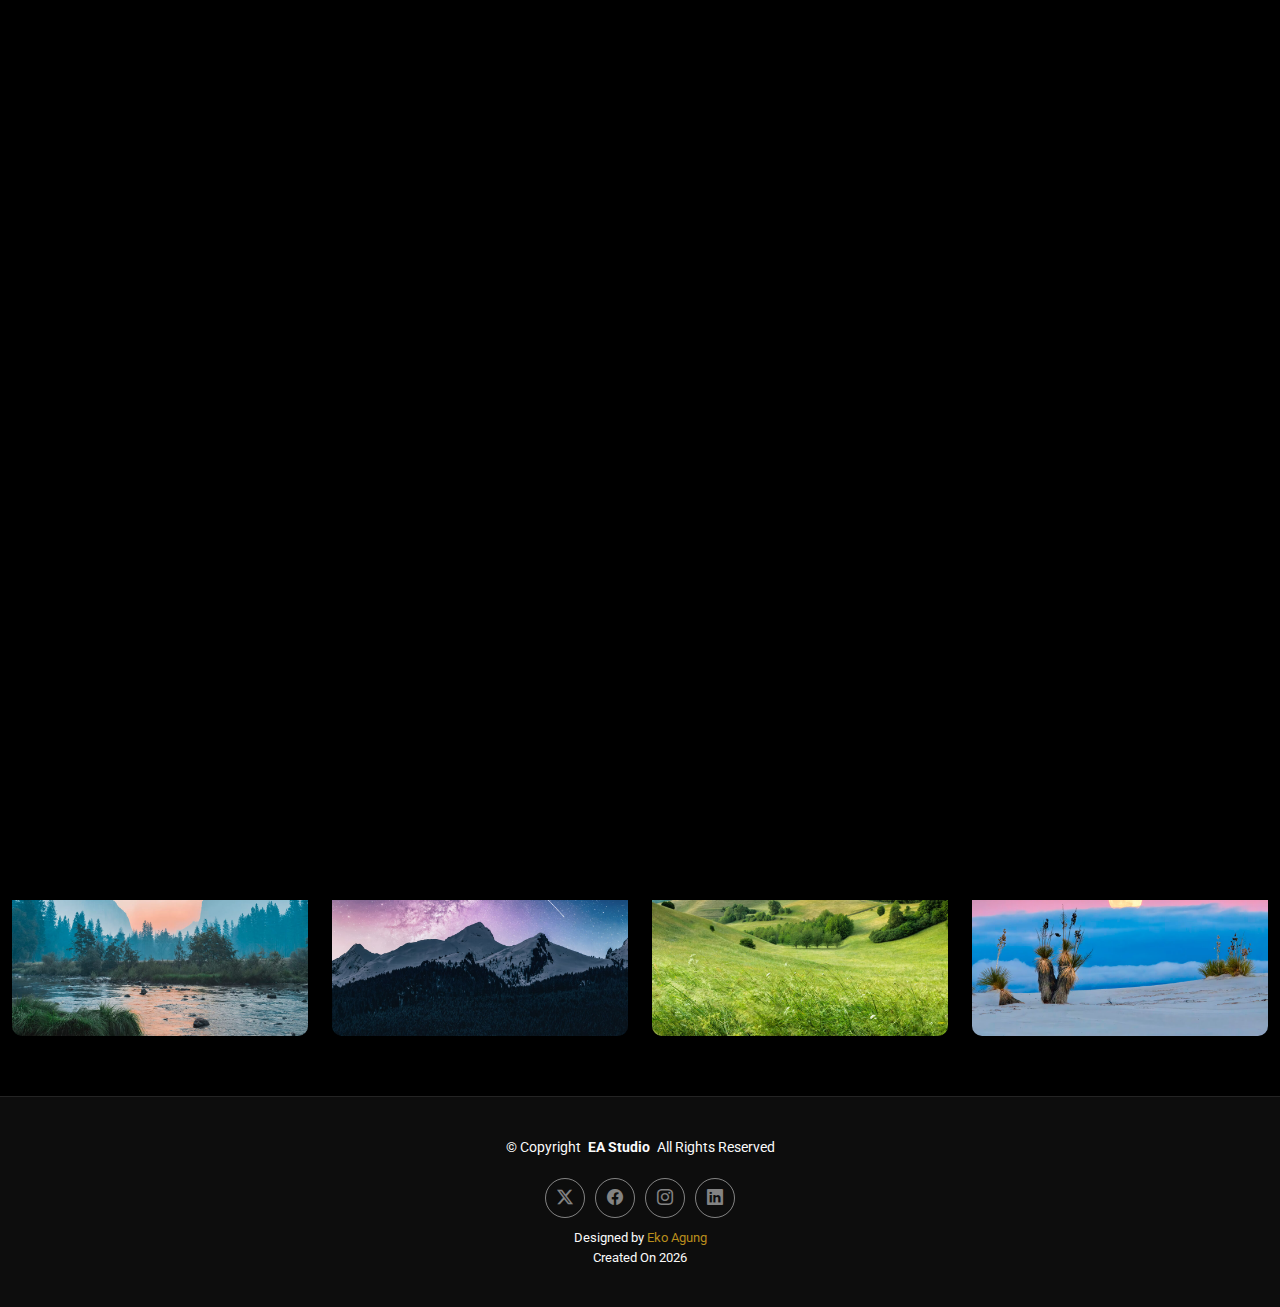
<file: index.html>
<!DOCTYPE html>
<html lang="en">

<head>
  <meta charset="utf-8">
  <meta content="width=device-width, initial-scale=1.0" name="viewport">
  <title>Home - EA Studio</title>
  <meta name="description" content="">
  <meta name="keywords" content="">

  <!-- Favicons -->
  <link href="assets/img/favicon.png" rel="icon">
  <link href="assets/img/apple-touch-icon.png" rel="apple-touch-icon">

  <!-- Fonts -->
  <link href="https://fonts.googleapis.com" rel="preconnect">
  <link href="https://fonts.gstatic.com" rel="preconnect" crossorigin>
  <link href="https://fonts.googleapis.com/css2?family=Roboto:ital,wght@0,100;0,300;0,400;0,500;0,700;0,900;1,100;1,300;1,400;1,500;1,700;1,900&family=Inter:wght@100;200;300;400;500;600;700;800;900&family=Cardo:ital,wght@0,400;0,700;1,400;1,700&display=swap" rel="stylesheet">

  <!-- Vendor CSS Files -->
  <link href="assets/vendor/bootstrap/css/bootstrap.min.css" rel="stylesheet">
  <link href="assets/vendor/bootstrap-icons/bootstrap-icons.css" rel="stylesheet">
  <link href="assets/vendor/aos/aos.css" rel="stylesheet">
  <link href="assets/vendor/glightbox/css/glightbox.min.css" rel="stylesheet">
  <link href="assets/vendor/swiper/swiper-bundle.min.css" rel="stylesheet">

  <!-- Main CSS File -->
  <link href="assets/css/main.css" rel="stylesheet">
  <link href="assets/css/custom.css" rel="stylesheet">
  <!-- =======================================================
  * Template Name: PhotoFolio
  * Template URL: https://bootstrapmade.com/photofolio-bootstrap-photography-website-template/
  * Updated: Aug 07 2024 with Bootstrap v5.3.3
  * Author: BootstrapMade.com
  * License: https://bootstrapmade.com/license/
  ======================================================== -->
</head>

<body class="index-page">

  <header id="header" class="header d-flex align-items-center sticky-top">
    <div class="container-fluid position-relative d-flex align-items-center justify-content-between ">

      <a href="index.html" class="logo d-flex align-items-center me-auto me-xl-0">
        <!-- Uncomment the line below if you also wish to use an image logo -->
        <!-- <img src="assets/img/logo.png" alt=""> -->
        <i class="bi bi-camera"></i>
        <h1 class="sitename" >EA Studio</h1>
      </a>
     
      <nav id="navmenu" class="navmenu navbar-light">
        
       
        <ul>
          <li><a href="index.html" class="active">Home<br></a></li>
          <li><a href="about.html">About us</a></li>
          <!-- <li class="dropdown"><a href="gallery.html"><span>Gallery</span> <i class="bi bi-chevron-down toggle-dropdown"></i></a>
            <ul>
              <li><a href="gallery.html">Nature</a></li>
              <li><a href="gallery.html">People</a></li>
              <li><a href="gallery.html">Architecture</a></li>
              <li><a href="gallery.html">Animals</a></li>
              <li><a href="gallery.html">Sports</a></li>
              <li><a href="gallery.html">Travel</a></li>
              <li class="dropdown"><a href="#"><span>Deep Dropdown</span> <i class="bi bi-chevron-down toggle-dropdown"></i></a>
                <ul>
                  <li><a href="#">Deep Dropdown 1</a></li>
                  <li><a href="#">Deep Dropdown 2</a></li>
                  <li><a href="#">Deep Dropdown 3</a></li>
                  <li><a href="#">Deep Dropdown 4</a></li>
                  <li><a href="#">Deep Dropdown 5</a></li>
                </ul>
              </li>
            </ul>
          </li> -->
          <li><a href="services.html">How To Order</a></li>
          <li><a href="contact.html">Contact</a></li>
        </ul>

        <i class="mobile-nav-toggle d-xl-none bi bi-list"></i>
      </nav>
    

      <div class="header-social-links">
     
      </div>

    </div>
  </header>

  <main class="main">

    <!-- Hero Section -->
    <section id="hero" class="hero section">

      <div class="container">
        <div class="row justify-content-center">
          <div class="col-lg-6 text-center" data-aos="fade-up" data-aos-delay="100">
            <h2><span>We </span><span class="underlight">EA Team</span> are Professional<span> Photographer from Indonesia</span></h2>
            <p>Explore our portfolio on this website and feel free to contact us,because every moment deserves to be captured perfectly.</p>
            <a href="contact.html" class="btn-get-started">Order Now<br></a>
          </div>
        </div>
      </div>

    </section><!-- /Hero Section -->

    <!-- Gallery Section -->
    <section id="gallery" class="gallery section">

      <div class="container-fluid" data-aos="fade-up" data-aos-delay="100">

        <div class="row gy-4 justify-content-center">

          <div class="col-xl-3 col-lg-4 col-md-6">
            <div class="gallery-item h-100">
              <img src="assets/img/gallery/gallery-1.jpg" class="img-fluid" alt="">
              <div class="gallery-links d-flex align-items-center justify-content-center">
                <a href="assets/img/gallery/gallery-1.jpg" title="Gallery 1" class="glightbox preview-link"><i class="bi bi-arrows-angle-expand"></i></a>
                <a href="gallery-single.html" target="_blank" class="details-link"><i class="bi bi-link-45deg"></i></a>
              </div>
            </div>
          </div><!-- End Gallery Item -->

          <div class="col-xl-3 col-lg-4 col-md-6">
            <div class="gallery-item h-100">
              <img src="assets/img/gallery/gallery-2.jpg" class="img-fluid" alt="">
              <div class="gallery-links d-flex align-items-center justify-content-center">
                <a href="assets/img/gallery/gallery-2.jpg" title="Gallery 2" class="glightbox preview-link"><i class="bi bi-arrows-angle-expand"></i></a>
                <a href="gallery-single.html" class="details-link"><i class="bi bi-link-45deg"></i></a>
              </div>
            </div>
          </div><!-- End Gallery Item -->

          <div class="col-xl-3 col-lg-4 col-md-6">
            <div class="gallery-item h-100">
              <img src="assets/img/gallery/gallery-3.jpg" class="img-fluid" alt="">
              <div class="gallery-links d-flex align-items-center justify-content-center">
                <a href="assets/img/gallery/gallery-3.jpg" title="Gallery 3" class="glightbox preview-link"><i class="bi bi-arrows-angle-expand"></i></a>
                <a href="gallery-single.html" class="details-link"><i class="bi bi-link-45deg"></i></a>
              </div>
            </div>
          </div><!-- End Gallery Item -->

          <div class="col-xl-3 col-lg-4 col-md-6">
            <div class="gallery-item h-100">
              <img src="assets/img/gallery/gallery-4.jpg" class="img-fluid" alt="">
              <div class="gallery-links d-flex align-items-center justify-content-center">
                <a href="assets/img/gallery/gallery-4.jpg" title="Gallery 4" class="glightbox preview-link"><i class="bi bi-arrows-angle-expand"></i></a>
                <a href="gallery-single.html" class="details-link"><i class="bi bi-link-45deg"></i></a>
              </div>
            </div>
          </div><!-- End Gallery Item -->

          <div class="col-xl-3 col-lg-4 col-md-6">
            <div class="gallery-item h-100">
              <img src="assets/img/gallery/gallery-5.jpg" class="img-fluid" alt="">
              <div class="gallery-links d-flex align-items-center justify-content-center">
                <a href="assets/img/gallery/gallery-5.jpg" title="Gallery 5" class="glightbox preview-link"><i class="bi bi-arrows-angle-expand"></i></a>
                <a href="gallery-single.html" class="details-link"><i class="bi bi-link-45deg"></i></a>
              </div>
            </div>
          </div><!-- End Gallery Item -->

          <div class="col-xl-3 col-lg-4 col-md-6">
            <div class="gallery-item h-100">
              <img src="assets/img/gallery/gallery-6.jpg" class="img-fluid" alt="">
              <div class="gallery-links d-flex align-items-center justify-content-center">
                <a href="assets/img/gallery/gallery-6.jpg" title="Gallery 6" class="glightbox preview-link"><i class="bi bi-arrows-angle-expand"></i></a>
                <a href="gallery-single.html" class="details-link"><i class="bi bi-link-45deg"></i></a>
              </div>
            </div>
          </div><!-- End Gallery Item -->

          <div class="col-xl-3 col-lg-4 col-md-6">
            <div class="gallery-item h-100">
              <img src="assets/img/gallery/gallery-7.jpg" class="img-fluid" alt="">
              <div class="gallery-links d-flex align-items-center justify-content-center">
                <a href="assets/img/gallery/gallery-7.jpg" title="Gallery 7" class="glightbox preview-link"><i class="bi bi-arrows-angle-expand"></i></a>
                <a href="gallery-single.html" class="details-link"><i class="bi bi-link-45deg"></i></a>
              </div>
            </div>
          </div><!-- End Gallery Item -->

          <div class="col-xl-3 col-lg-4 col-md-6">
            <div class="gallery-item h-100">
              <img src="assets/img/gallery/gallery-8-2.jpg" class="img-fluid" alt="">
              <div class="gallery-links d-flex align-items-center justify-content-center">
                <a href="assets/img/gallery/gallery-8-2.jpg" title="Gallery 8" class="glightbox preview-link"><i class="bi bi-arrows-angle-expand"></i></a>
                <a href="gallery-single.html" class="details-link"><i class="bi bi-link-45deg"></i></a>
              </div>
            </div>
          </div><!-- End Gallery Item -->

        </div>

      </div>

    </section><!-- /Gallery Section -->

  </main>

  <footer id="footer" class="footer">

    <div class="container">
      <div class="copyright text-center ">
        <p>© <span>Copyright</span> <strong class="px-1 sitename">EA Studio</strong> <span>All Rights Reserved</span></p>
      </div>
      <div class="social-links d-flex justify-content-center">
        <a href="https://x.com/Ekoagung0007?t=Jz8XRXjlYlGFvoHosCe2-w&s=09" target="_blank"><i class="bi bi-twitter-x"></i></a>
        <a href="https://www.facebook.com/profile.php?id=100004457925878&mibextid=ZbWKwL" target="_blank"><i class="bi bi-facebook"></i></a>
        <a href="https://www.instagram.com/ekoagung007/profilecard/?igsh=MTM2Y2Y4ZXJmZ2YxbA==" target="_blank"><i class="bi bi-instagram"></i></a>
        <a href="#"><i class="bi bi-linkedin"></i></a>
      </div>
      <div class="credits">
        <!-- All the links in the footer should remain intact. -->
        <!-- You can delete the links only if you've purchased the pro version. -->
        <!-- Licensing information: https://bootstrapmade.com/license/ -->
        <!-- Purchase the pro version with working PHP/AJAX contact form: [buy-url] -->
        Designed by <a href="https://cv-eko-agung.vercel.app/" target="_blank">Eko Agung</a>  <p class="mb-0">Created On <script>var CurrentYear = new Date().getFullYear()
    document.write(CurrentYear)</script></p>
      </div>
    </div>

  </footer>

  <!-- Scroll Top -->
  <a href="#" id="scroll-top" class="scroll-top d-flex align-items-center justify-content-center"><i class="bi bi-arrow-up-short"></i></a>

  <!-- Preloader -->
  <div id="preloader">
    <div class="line"></div>
  </div>

  <!-- Vendor JS Files -->
  <script src="assets/vendor/bootstrap/js/bootstrap.bundle.min.js"></script>
  <script src="assets/vendor/php-email-form/validate.js"></script>
  <script src="assets/vendor/aos/aos.js"></script>
  <script src="assets/vendor/glightbox/js/glightbox.min.js"></script>
  <script src="assets/vendor/swiper/swiper-bundle.min.js"></script>

  <!-- Main JS File -->
  <script src="assets/js/main.js"></script>

</body>

</html>
</file>
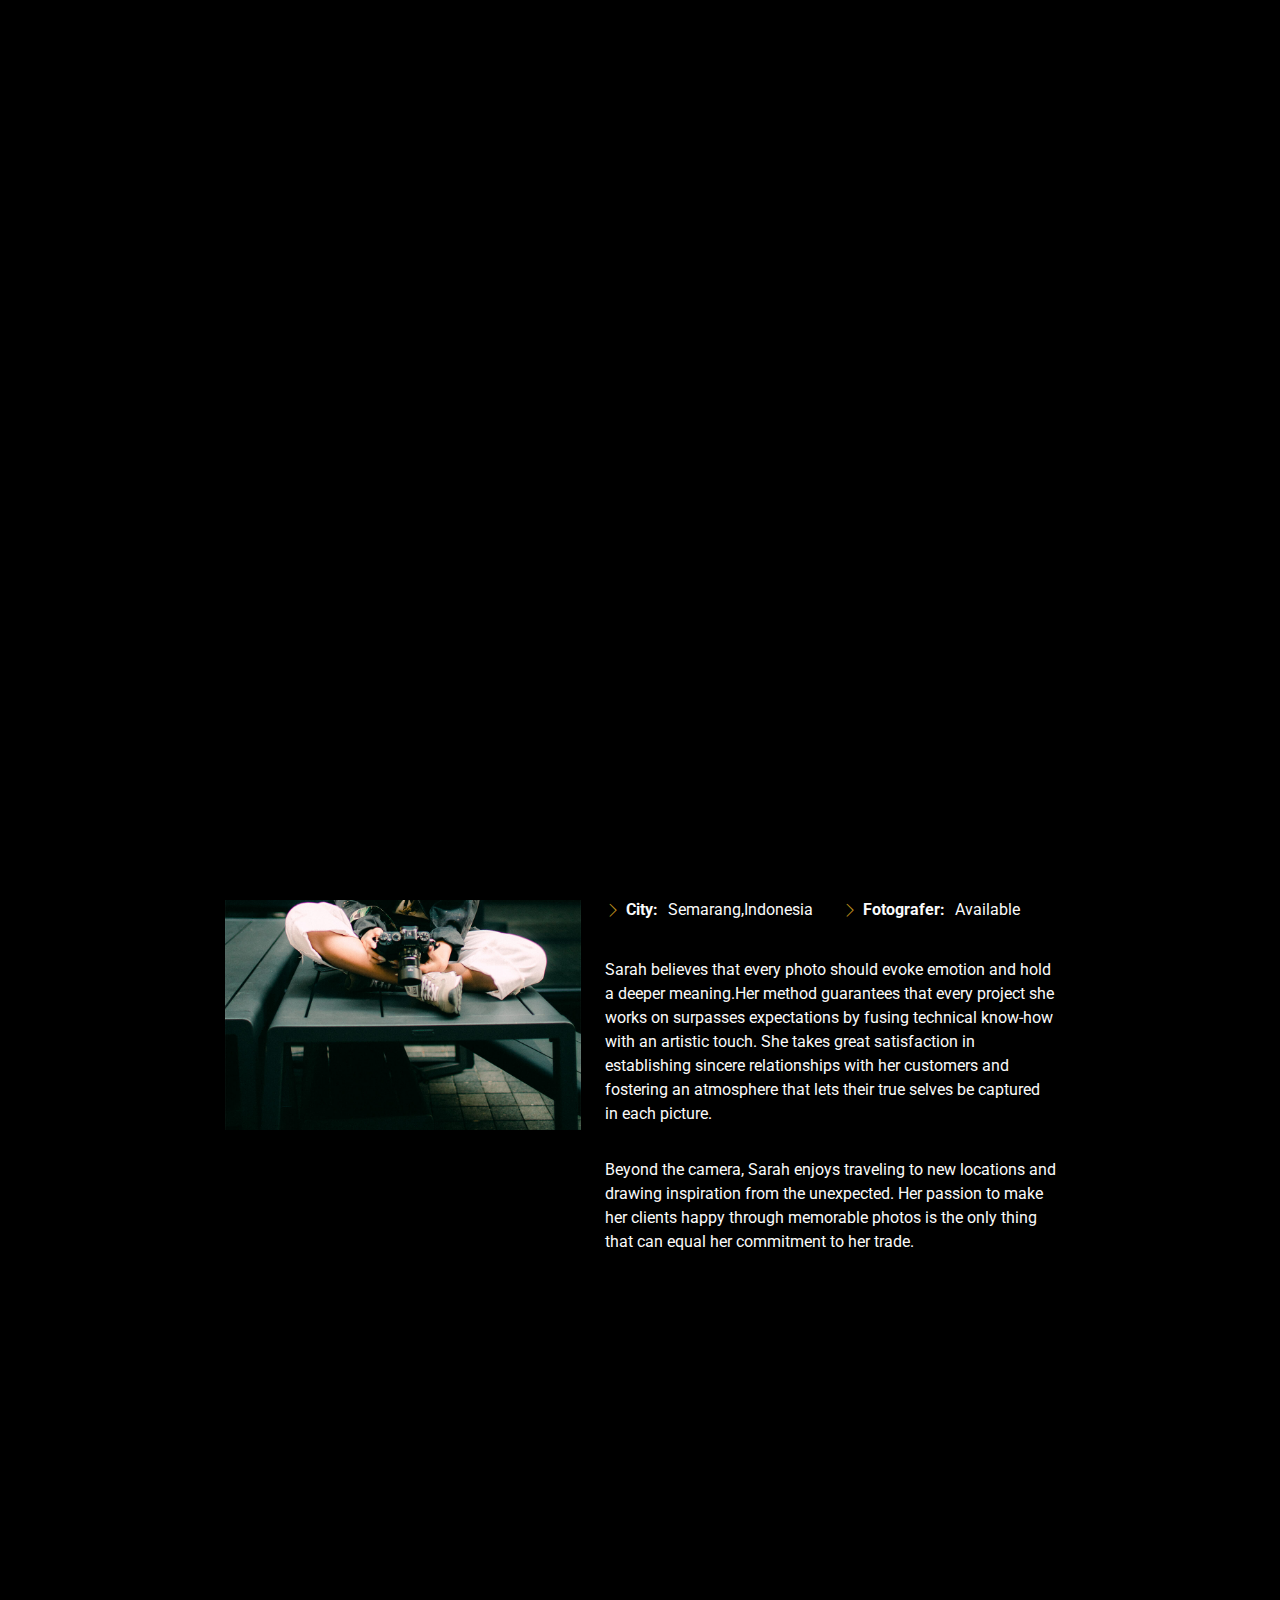
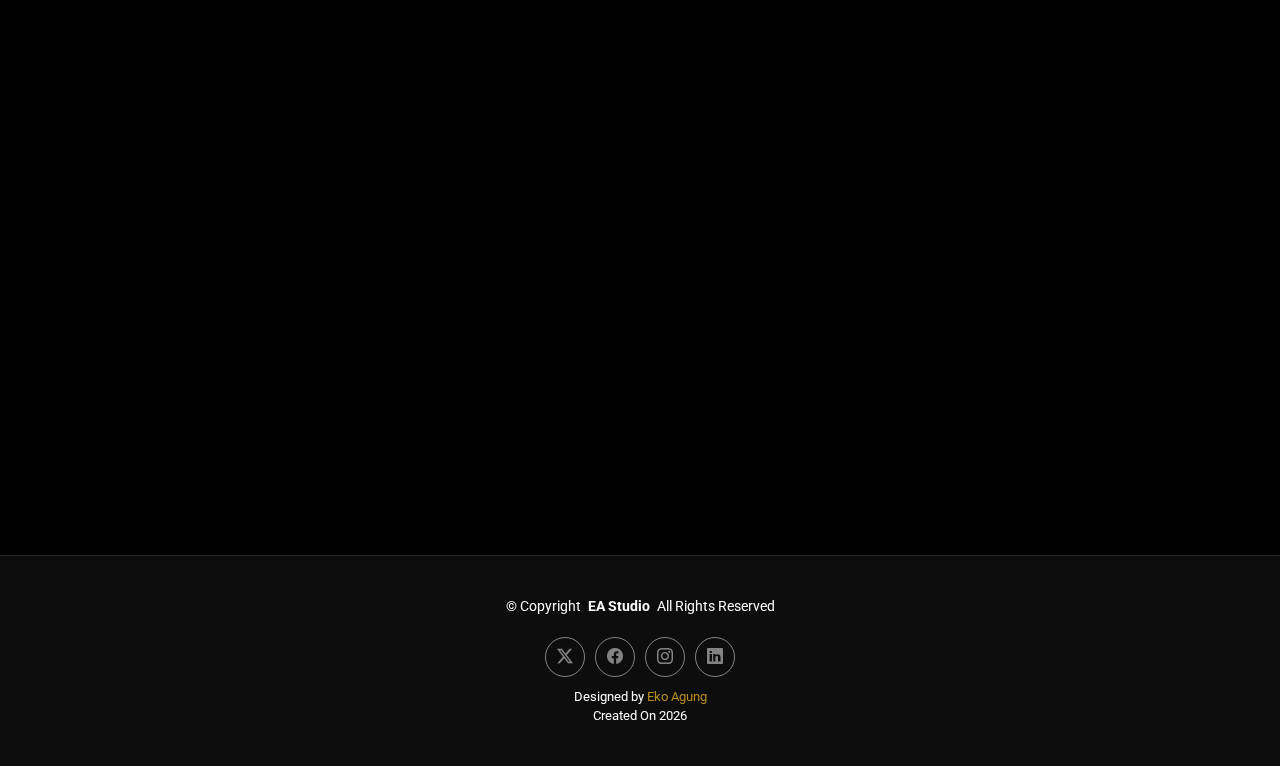
<file: about.html>
<!DOCTYPE html>
<html lang="en">

<head>
  <meta charset="utf-8">
  <meta content="width=device-width, initial-scale=1.0" name="viewport">
  <title>About Us - EA Studio</title>
  <meta name="description" content="">
  <meta name="keywords" content="">

  <!-- Favicons -->
  <link href="assets/img/favicon.png" rel="icon">
  <link href="assets/img/apple-touch-icon.png" rel="apple-touch-icon">

  <!-- Fonts -->
  <link href="https://fonts.googleapis.com" rel="preconnect">
  <link href="https://fonts.gstatic.com" rel="preconnect" crossorigin>
  <link href="https://fonts.googleapis.com/css2?family=Roboto:ital,wght@0,100;0,300;0,400;0,500;0,700;0,900;1,100;1,300;1,400;1,500;1,700;1,900&family=Inter:wght@100;200;300;400;500;600;700;800;900&family=Cardo:ital,wght@0,400;0,700;1,400;1,700&display=swap" rel="stylesheet">

  <!-- Vendor CSS Files -->
  <link href="assets/vendor/bootstrap/css/bootstrap.min.css" rel="stylesheet">
  <link href="assets/vendor/bootstrap-icons/bootstrap-icons.css" rel="stylesheet">
  <link href="assets/vendor/aos/aos.css" rel="stylesheet">
  <link href="assets/vendor/glightbox/css/glightbox.min.css" rel="stylesheet">
  <link href="assets/vendor/swiper/swiper-bundle.min.css" rel="stylesheet">

  <!-- Main CSS File -->
  <link href="assets/css/main.css" rel="stylesheet">
  <link href="assets/css/custom.css" rel="stylesheet">

  <!-- =======================================================
  * Template Name: PhotoFolio
  * Template URL: https://bootstrapmade.com/photofolio-bootstrap-photography-website-template/
  * Updated: Aug 07 2024 with Bootstrap v5.3.3
  * Author: BootstrapMade.com
  * License: https://bootstrapmade.com/license/
  ======================================================== -->
</head>

<body class="about-page">

  <header id="header" class="header d-flex align-items-center sticky-top">
    <div class="container-fluid position-relative d-flex align-items-center justify-content-between">

      <a href="index.html" class="logo d-flex align-items-center me-auto me-xl-0">
        <!-- Uncomment the line below if you also wish to use an image logo -->
        <!-- <img src="assets/img/logo.png" alt=""> -->
        <i class="bi bi-camera"></i>
        <h1 class="sitename">EA Studio</h1>
      </a>
      <nav id="navmenu" class="navmenu navbar-light">
        
       
        <ul>
          <li><a href="index.html" >Home<br></a></li>
          <li><a href="about.html" class="active">About us</a></li>
          <!-- <li class="dropdown"><a href="gallery.html"><span>Gallery</span> <i class="bi bi-chevron-down toggle-dropdown"></i></a>
            <ul>
              <li><a href="gallery.html">Nature</a></li>
              <li><a href="gallery.html">People</a></li>
              <li><a href="gallery.html">Architecture</a></li>
              <li><a href="gallery.html">Animals</a></li>
              <li><a href="gallery.html">Sports</a></li>
              <li><a href="gallery.html">Travel</a></li>
              <li class="dropdown"><a href="#"><span>Deep Dropdown</span> <i class="bi bi-chevron-down toggle-dropdown"></i></a>
                <ul>
                  <li><a href="#">Deep Dropdown 1</a></li>
                  <li><a href="#">Deep Dropdown 2</a></li>
                  <li><a href="#">Deep Dropdown 3</a></li>
                  <li><a href="#">Deep Dropdown 4</a></li>
                  <li><a href="#">Deep Dropdown 5</a></li>
                </ul>
              </li>
            </ul>
          </li> -->
          <li><a href="services.html">How To Order</a></li>
          <li><a href="contact.html">Contact</a></li>
        </ul>

        <i class="mobile-nav-toggle d-xl-none bi bi-list"></i>
      </nav>
      <!-- <nav id="navmenu" class="navmenu">
        <ul>
          <li><a href="index.html">Home<br></a></li>
          <li><a href="about.html" class="active">About</a></li>
          <li class="dropdown"><a href="gallery.html"><span>Gallery</span> <i class="bi bi-chevron-down toggle-dropdown"></i></a>
            <ul>
              <li><a href="gallery.html">Nature</a></li>
              <li><a href="gallery.html">People</a></li>
              <li><a href="gallery.html">Architecture</a></li>
              <li><a href="gallery.html">Animals</a></li>
              <li><a href="gallery.html">Sports</a></li>
              <li><a href="gallery.html">Travel</a></li>
              <li class="dropdown"><a href="#"><span>Deep Dropdown</span> <i class="bi bi-chevron-down toggle-dropdown"></i></a>
                <ul>
                  <li><a href="#">Deep Dropdown 1</a></li>
                  <li><a href="#">Deep Dropdown 2</a></li>
                  <li><a href="#">Deep Dropdown 3</a></li>
                  <li><a href="#">Deep Dropdown 4</a></li>
                  <li><a href="#">Deep Dropdown 5</a></li>
                </ul>
              </li>
            </ul>
          </li>
          <li><a href="services.html">Services</a></li>
          <li><a href="contact.html">Contact</a></li>
        </ul>
        <i class="mobile-nav-toggle d-xl-none bi bi-list"></i>
      </nav> -->

      <div class="header-social-links">
    
      </div>

    </div>
  </header>

  <main class="main">

    <!-- Page Title -->
    <div class="page-title" data-aos="fade">
      <div class="heading">
        <div class="container">
          <div class="row d-flex justify-content-center text-center">
            <div class="col-lg-8">
              <h1>About</h1>
              <p class="mb-0">Welcome to the EA Photography Team. Here we are ready to serve you in various photo themes, we believe that every moment has a story that can be immortalized.
                <!-- Dengan pekerja profesional kami yang sudah berpengalaman kami siap membantu mewujudkan foto impian anda -->
              With our experienced professional workers, we are ready to help make your dream photos come true.
              </p>
              <a href="contact.html" class="cta-btn">Order Now<br></a>
            </div>
          </div>
        </div>
      </div>
      <nav class="breadcrumbs">
        <div class="container">
          <ol>
            <li><a href="index.html">Home</a></li>
            <li class="current">About</li>
          </ol>
        </div>
      </nav>
    </div><!-- End Page Title -->

    <!-- About Section -->
    <section id="about" class="about section">

      <div class="container" data-aos="fade-up" data-aos-delay="100">

        <div class="row gy-4 justify-content-center">
          <div class="col-lg-4">
            <img src="assets/img/profile-img.jpg" class="img-fluid" alt="">
          </div>
          <div class="col-lg-5 content">
            <h2> Sarah - Professional Photographer from Central Java </h2>
            <p class="fst-italic py-3">
              Introducing Sarah, a dedicated and imaginative photographer with years of expertise using her camera to capture life's beauty.
            </p>
            <div class="row">
              <div class="col-lg-6">
                <ul>
                  <li><i class="bi bi-chevron-right"></i> <strong>Birthday:</strong> <span>1 May 2000</span></li>
                  <li><i class="bi bi-chevron-right"></i> <strong>Website:</strong> <span>www.sarahlens.com</span></li>
                  <li><i class="bi bi-chevron-right"></i> <strong>Phone:</strong> <span>0812-567-890</span></li>
                  <li><i class="bi bi-chevron-right"></i> <strong>City:</strong> <span>Semarang,Indonesia</span></li>
                </ul>
              </div>
              <div class="col-lg-6">
                <ul>
                  <li><i class="bi bi-chevron-right"></i> <strong>Age:</strong> <span>24</span></li>
                  <li><i class="bi bi-chevron-right"></i> <strong>Degree:</strong> <span>Master</span></li>
                  <li><i class="bi bi-chevron-right"></i> <strong>Email:</strong> <span>email@sarahlens.com</span></li>
                  <li><i class="bi bi-chevron-right"></i> <strong>Fotografer:</strong> <span>Available</span></li>
                </ul>
              </div>
            </div>
            <p class="py-3">
             Sarah believes that every photo should evoke emotion and hold a deeper meaning.Her method guarantees that every project she works on surpasses expectations by fusing technical know-how with an artistic touch. She takes great satisfaction in establishing sincere relationships with her customers and fostering an atmosphere that lets their true selves be captured in each picture.
            </p>
            <p class="m-0">
             Beyond the camera, Sarah enjoys traveling to new locations and drawing inspiration from the unexpected. Her passion to make her clients happy through memorable photos is the only thing that can equal her commitment to her trade.
            </p>
          </div>
        </div>

      </div>

    </section><!-- /About Section -->

    <!-- Testimonials Section -->
    <section id="testimonials" class="testimonials section">

      <!-- Section Title -->
      <div class="container section-title" data-aos="fade-up">
        <h2>Testimonials</h2>
        <p>What they are saying</p>
      </div><!-- End Section Title -->

      <div class="container" data-aos="fade-up" data-aos-delay="100">

        <div class="swiper init-swiper">
          <script type="application/json" class="swiper-config">
            {
              "loop": true,
              "speed": 600,
              "autoplay": {
                "delay": 5000
              },
              "slidesPerView": "auto",
              "pagination": {
                "el": ".swiper-pagination",
                "type": "bullets",
                "clickable": true
              },
              "breakpoints": {
                "320": {
                  "slidesPerView": 1,
                  "spaceBetween": 40
                },
                "1200": {
                  "slidesPerView": 3,
                  "spaceBetween": 1
                }
              }
            }
          </script>
          <div class="swiper-wrapper">

            <div class="swiper-slide">
              <div class="testimonial-item">
                <div class="stars">
                  <i class="bi bi-star-fill"></i><i class="bi bi-star-fill"></i><i class="bi bi-star-fill"></i><i class="bi bi-star-fill"></i><i class="bi bi-star-fill"></i>
                </div>
                <p>
                  The experience of working with Sarah was wonderful. Her lighting and composition skills are amazing, and the outcome surpassed my expectations. We appreciate you making our family photos so memorable!
                </p>
                <div class="profile mt-auto">
                  <img src="assets/img/testimonials/testimonials-1.jpg" class="testimonial-img" alt="">
                  <h3>Daniel Saul</h3>
                  <h4>Ceo &amp; Founder</h4>
                </div>
              </div>
            </div><!-- End testimonial item -->

            <div class="swiper-slide">
              <div class="testimonial-item">
                <div class="stars">
                  <i class="bi bi-star-fill"></i><i class="bi bi-star-fill"></i><i class="bi bi-star-fill"></i><i class="bi bi-star-fill"></i><i class="bi bi-star-fill"></i>
                </div>
                <p>
                  It was a pleasure working with Sarah. She put me at ease throughout the photo shoot, and the outcome beyond my expectations. Her inventiveness and meticulousness are simply astounding. She is someone I would strongly suggest to anyone in need of beautiful photographs!                </p>
                  <div class="profile mt-auto">
                  <img src="assets/img/testimonials/testimonials-2.jpg" class="testimonial-img" alt="">
                  <h3>Sara Liani</h3>
                  <h4>Designer</h4>
                </div>
              </div>
            </div><!-- End testimonial item -->

            <div class="swiper-slide">
              <div class="testimonial-item">
                <div class="stars">
                  <i class="bi bi-star-fill"></i><i class="bi bi-star-fill"></i><i class="bi bi-star-fill"></i><i class="bi bi-star-fill"></i><i class="bi bi-star-fill"></i>
                </div>
                <p>
                  Working together with Sarah was a fun! She is unparalleled in her ability to discover the ideal angles and lighting. Her portraits of my family are really breathtaking. Without a doubt, I'll reserve her again in the future.
                </p>
                  <div class="profile mt-auto">
                  <img src="assets/img/testimonials/testimonials-3.jpg" class="testimonial-img" alt="">
                  <h3>Emma Martinez</h3>
                  <h4>Store Owner</h4>
                </div>
              </div>
            </div><!-- End testimonial item -->

            <div class="swiper-slide">
              <div class="testimonial-item">
                <div class="stars">
                  <i class="bi bi-star-fill"></i><i class="bi bi-star-fill"></i><i class="bi bi-star-fill"></i><i class="bi bi-star-fill"></i><i class="bi bi-star-fill"></i>
                </div>
                <p>
                  Sarah has a natural talent for capturing emotions in every photo. Her professionalism and creativity are unmatched. I’m so happy with the event photos she took for my company. Will definitely work with her again!                </p>
                <div class="profile mt-auto">
                  <img src="assets/img/testimonials/eko3.1.png" class="testimonial-img" alt="">
                  <h3>Eko Agung</h3>
                  <h4>Freelancer</h4>
                </div>
              </div>
            </div><!-- End testimonial item -->

            <div class="swiper-slide">
              <div class="testimonial-item">
                <div class="stars">
                  <i class="bi bi-star-fill"></i><i class="bi bi-star-fill"></i><i class="bi bi-star-fill"></i><i class="bi bi-star-fill"></i><i class="bi bi-star-fill"></i>
                </div>
                <p>
                  Sarah's work is simply outstanding. She has an incredible eye for detail and knows how to capture the perfect moment. The photos she took exceeded all my expectations. Highly recommended!                </p>
                <div class="profile mt-auto">
                  <img src="assets/img/testimonials/testimonials-5.jpg" class="testimonial-img" alt="">
                  <h3>Ryan Adam</h3>
                  <h4>Entrepreneur</h4>
                </div>
              </div>
            </div><!-- End testimonial item -->

          </div>
          <div class="swiper-pagination"></div>
        </div>

      </div>

    </section>
    <!-- /Testimonials Section -->

  </main>

  <footer id="footer" class="footer">

    <div class="container">
      <div class="copyright text-center ">
        <p>© <span>Copyright</span> <strong class="px-1 sitename">EA Studio</strong> <span>All Rights Reserved</span></p>
      </div>
      <div class="social-links d-flex justify-content-center">
        <a href="https://x.com/Ekoagung0007?t=Jz8XRXjlYlGFvoHosCe2-w&s=09" target="_blank"><i class="bi bi-twitter-x"></i></a>
        <a href="https://www.facebook.com/profile.php?id=100004457925878&mibextid=ZbWKwL" target="_blank"><i class="bi bi-facebook"></i></a>
        <a href="https://www.instagram.com/ekoagung007/profilecard/?igsh=MTM2Y2Y4ZXJmZ2YxbA==" target="_blank"><i class="bi bi-instagram"></i></a>
        <a href="#"><i class="bi bi-linkedin"></i></a>
      </div>
      <div class="credits">
        <!-- All the links in the footer should remain intact. -->
        <!-- You can delete the links only if you've purchased the pro version. -->
        <!-- Licensing information: https://bootstrapmade.com/license/ -->
        <!-- Purchase the pro version with working PHP/AJAX contact form: [buy-url] -->
        Designed by <a href="https://cv-eko-agung.vercel.app/" target="_blank">Eko Agung</a>  <p class="mb-0">Created On <script>var CurrentYear = new Date().getFullYear()
    document.write(CurrentYear)</script></p>
      </div>
    </div>

  </footer>

  <!-- Scroll Top -->
  <a href="#" id="scroll-top" class="scroll-top d-flex align-items-center justify-content-center"><i class="bi bi-arrow-up-short"></i></a>

  <!-- Preloader -->
  <div id="preloader">
    <div class="line"></div>
  </div>

  <!-- Vendor JS Files -->
  <script src="assets/vendor/bootstrap/js/bootstrap.bundle.min.js"></script>
  <script src="assets/vendor/php-email-form/validate.js"></script>
  <script src="assets/vendor/aos/aos.js"></script>
  <script src="assets/vendor/glightbox/js/glightbox.min.js"></script>
  <script src="assets/vendor/swiper/swiper-bundle.min.js"></script>

  <!-- Main JS File -->
  <script src="assets/js/main.js"></script>

</body>

</html>
</file>
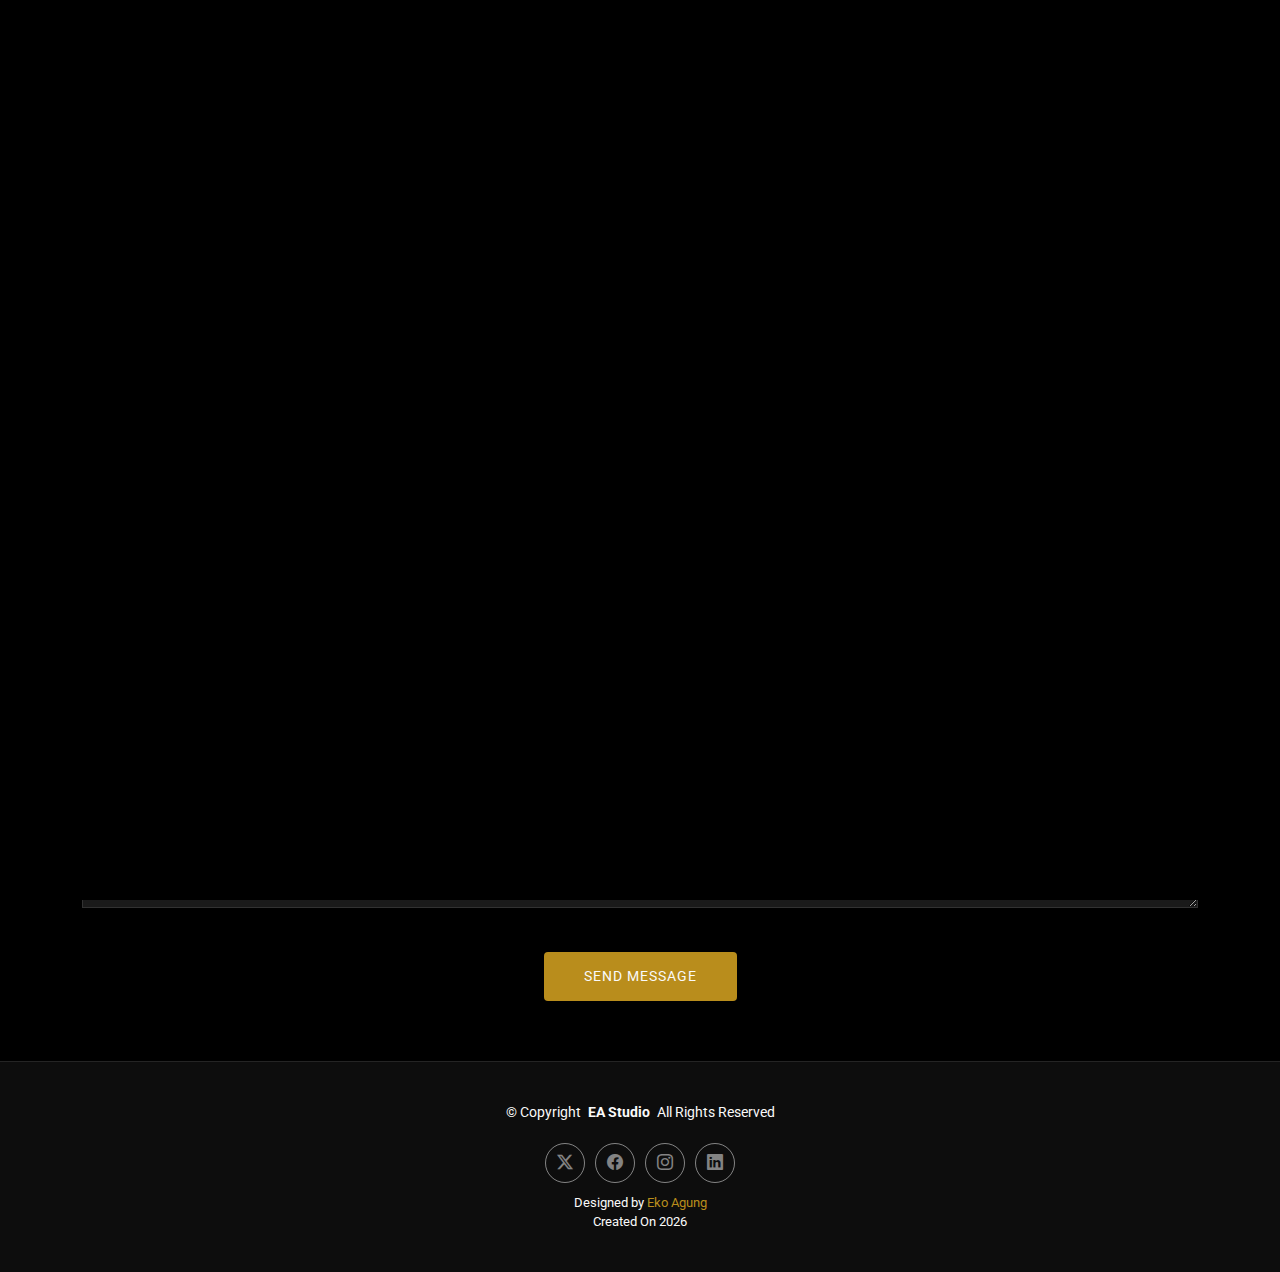
<file: contact.html>
<!DOCTYPE html>
<html lang="en">

<head>
  <meta charset="utf-8">
  <meta content="width=device-width, initial-scale=1.0" name="viewport">
  <title>Contact - EA Studio</title>
  <meta name="description" content="">
  <meta name="keywords" content="">

  <!-- Favicons -->
  <link href="assets/img/favicon.png" rel="icon">
  <link href="assets/img/apple-touch-icon.png" rel="apple-touch-icon">

  <!-- Fonts -->
  <link href="https://fonts.googleapis.com" rel="preconnect">
  <link href="https://fonts.gstatic.com" rel="preconnect" crossorigin>
  <link href="https://fonts.googleapis.com/css2?family=Roboto:ital,wght@0,100;0,300;0,400;0,500;0,700;0,900;1,100;1,300;1,400;1,500;1,700;1,900&family=Inter:wght@100;200;300;400;500;600;700;800;900&family=Cardo:ital,wght@0,400;0,700;1,400;1,700&display=swap" rel="stylesheet">

  <!-- Vendor CSS Files -->
  <link href="assets/vendor/bootstrap/css/bootstrap.min.css" rel="stylesheet">
  <link href="assets/vendor/bootstrap-icons/bootstrap-icons.css" rel="stylesheet">
  <link href="assets/vendor/aos/aos.css" rel="stylesheet">
  <link href="assets/vendor/glightbox/css/glightbox.min.css" rel="stylesheet">
  <link href="assets/vendor/swiper/swiper-bundle.min.css" rel="stylesheet">

  <!-- Main CSS File -->
  <link href="assets/css/main.css" rel="stylesheet">
  <link href="assets/css/custom.css" rel="stylesheet">

  <!-- =======================================================
  * Template Name: PhotoFolio
  * Template URL: https://bootstrapmade.com/photofolio-bootstrap-photography-website-template/
  * Updated: Aug 07 2024 with Bootstrap v5.3.3
  * Author: BootstrapMade.com
  * License: https://bootstrapmade.com/license/
  ======================================================== -->
</head>

<body class="contact-page">

  <header id="header" class="header d-flex align-items-center sticky-top">
    <div class="container-fluid position-relative d-flex align-items-center justify-content-between">

      <a href="index.html" class="logo d-flex align-items-center me-auto me-xl-0">
        <!-- Uncomment the line below if you also wish to use an image logo -->
        <!-- <img src="assets/img/logo.png" alt=""> -->
        <i class="bi bi-camera"></i>
        <h1 class="sitename">EA Studio</h1>
      </a>

      <nav id="navmenu" class="navmenu navbar-light">
        
       
        <ul>
          <li><a href="index.html" >Home<br></a></li>
          <li><a href="about.html">About us</a></li>
          <!-- <li class="dropdown"><a href="gallery.html"><span>Gallery</span> <i class="bi bi-chevron-down toggle-dropdown"></i></a>
            <ul>
              <li><a href="gallery.html">Nature</a></li>
              <li><a href="gallery.html">People</a></li>
              <li><a href="gallery.html">Architecture</a></li>
              <li><a href="gallery.html">Animals</a></li>
              <li><a href="gallery.html">Sports</a></li>
              <li><a href="gallery.html">Travel</a></li>
              <li class="dropdown"><a href="#"><span>Deep Dropdown</span> <i class="bi bi-chevron-down toggle-dropdown"></i></a>
                <ul>
                  <li><a href="#">Deep Dropdown 1</a></li>
                  <li><a href="#">Deep Dropdown 2</a></li>
                  <li><a href="#">Deep Dropdown 3</a></li>
                  <li><a href="#">Deep Dropdown 4</a></li>
                  <li><a href="#">Deep Dropdown 5</a></li>
                </ul>
              </li>
            </ul>
          </li> -->
          <li><a href="services.html">How To Order</a></li>
          <li><a href="contact.html"class="active">Contact</a></li>
        </ul>

        <i class="mobile-nav-toggle d-xl-none bi bi-list"></i>
      </nav>
      <!-- <nav id="navmenu" class="navmenu">
        <ul>
          <li><a href="index.html">Home<br></a></li>
          <li><a href="about.html">About</a></li>
          <li class="dropdown"><a href="gallery.html"><span>Gallery</span> <i class="bi bi-chevron-down toggle-dropdown"></i></a>
            <ul>
              <li><a href="gallery.html">Nature</a></li>
              <li><a href="gallery.html">People</a></li>
              <li><a href="gallery.html">Architecture</a></li>
              <li><a href="gallery.html">Animals</a></li>
              <li><a href="gallery.html">Sports</a></li>
              <li><a href="gallery.html">Travel</a></li>
              <li class="dropdown"><a href="#"><span>Deep Dropdown</span> <i class="bi bi-chevron-down toggle-dropdown"></i></a>
                <ul>
                  <li><a href="#">Deep Dropdown 1</a></li>
                  <li><a href="#">Deep Dropdown 2</a></li>
                  <li><a href="#">Deep Dropdown 3</a></li>
                  <li><a href="#">Deep Dropdown 4</a></li>
                  <li><a href="#">Deep Dropdown 5</a></li>
                </ul>
              </li>
            </ul>
          </li>
          <li><a href="services.html">Services</a></li>
          <li><a href="contact.html" class="active">Contact</a></li>
        </ul>
        <i class="mobile-nav-toggle d-xl-none bi bi-list"></i>
      </nav> -->

      <div class="header-social-links">
     
      </div>

    </div>
  </header>

  <main class="main">

    <!-- Page Title -->
    <div class="page-title" data-aos="fade">
      <div class="heading">
        <div class="container">
          <div class="row d-flex justify-content-center text-center">
            <div class="col-lg-8">
              <h1>Contact</h1>
              <p class="mb-0">
                Are you prepared to capture breathtaking moments? To schedule your photo session, contact us! Just complete the form below or get in touch with us directly, and we'll assist you in selecting the ideal package for your requirements.
                </p>
            </div>
          </div>
        </div>
      </div>
      <nav class="breadcrumbs">
        <div class="container">
          <ol>
            <li><a href="index.html">Home</a></li>
            <li class="current">Contact</li>
          </ol>
        </div>
      </nav>
    </div><!-- End Page Title -->

    <!-- Contact Section -->
    <section id="contact" class="contact section">

      <div class="container" data-aos="fade-up" data-aos-delay="100">

        <div class="info-wrap" data-aos="fade-up" data-aos-delay="200">
          <div class="row gy-5">

            <div class="col-lg-4">
              <div class="info-item d-flex align-items-center">
                <i class="bi bi-geo-alt flex-shrink-0"></i>
                <div>
                  <h3>Location</h3>
                  <p> Jl.Raya Merdeka No.45,Semarang,50100</p>
                </div>
              </div>
            </div><!-- End Info Item -->

            <div class="col-lg-4">
              <div class="info-item d-flex align-items-center">
                <i class="bi bi-telephone flex-shrink-0"></i>
                <div>
                  <h3>Call</h3>
                  <p>+62 24 1234 5678</p>
                </div>
              </div>
            </div><!-- End Info Item -->

            <div class="col-lg-4">
              <div class="info-item d-flex align-items-center">
                <i class="bi bi-envelope flex-shrink-0"></i>
                <div>
                  <h3>Email</h3>
                  <p>EAPhotoStudio@gmail.com</p>
                </div>
              </div>
            </div><!-- End Info Item -->

          </div>
        </div>

        <form action="forms/contact.php" method="post" class="php-email-form" data-aos="fade-up" data-aos-delay="300">
          <div class="row gy-4">

            <div class="col-md-6">
              <input type="text" name="name" class="form-control" placeholder="Your Name" required="">
            </div>

            <div class="col-md-6 ">
              <input type="email" class="form-control" name="email" placeholder="Your Email" required="">
            </div>

            <div class="col-md-12">
              <input type="text" class="form-control" name="subject" placeholder="Subject" required="">
            </div>

            <div class="col-md-12">
              <textarea class="form-control" name="message" rows="6" placeholder="Message" required=""></textarea>
            </div>

            <div class="col-md-12 text-center">
              <div class="loading">Loading</div>
              <div class="error-message"></div>
              <div class="sent-message">Your message has been sent. Thank you!</div>

              <button type="submit">Send Message</button>
            </div>

          </div>
        </form><!-- End Contact Form -->

      </div>

    </section><!-- /Contact Section -->

  </main>

  <footer id="footer" class="footer">

    <div class="container">
      <div class="copyright text-center ">
        <p>© <span>Copyright</span> <strong class="px-1 sitename">EA Studio</strong> <span>All Rights Reserved</span></p>
      </div>
      <div class="social-links d-flex justify-content-center">
        <a href="https://x.com/Ekoagung0007?t=Jz8XRXjlYlGFvoHosCe2-w&s=09" target="_blank"><i class="bi bi-twitter-x"></i></a>
        <a href="https://www.facebook.com/profile.php?id=100004457925878&mibextid=ZbWKwL" target="_blank"><i class="bi bi-facebook"></i></a>
        <a href="https://www.instagram.com/ekoagung007/profilecard/?igsh=MTM2Y2Y4ZXJmZ2YxbA==" target="_blank"><i class="bi bi-instagram"></i></a>
        <a href="#"><i class="bi bi-linkedin"></i></a>
      </div>
      <div class="credits">
        <!-- All the links in the footer should remain intact. -->
        <!-- You can delete the links only if you've purchased the pro version. -->
        <!-- Licensing information: https://bootstrapmade.com/license/ -->
        <!-- Purchase the pro version with working PHP/AJAX contact form: [buy-url] -->
        Designed by <a href="https://cv-eko-agung.vercel.app/" target="_blank">Eko Agung</a>  <p class="mb-0">Created On <script>var CurrentYear = new Date().getFullYear()
    document.write(CurrentYear)</script></p>
      </div>
    </div>

  </footer>

  <!-- Scroll Top -->
  <a href="#" id="scroll-top" class="scroll-top d-flex align-items-center justify-content-center"><i class="bi bi-arrow-up-short"></i></a>

  <!-- Preloader -->
  <div id="preloader">
    <div class="line"></div>
  </div>

  <!-- Vendor JS Files -->
  <script src="assets/vendor/bootstrap/js/bootstrap.bundle.min.js"></script>
  <script src="assets/vendor/php-email-form/validate.js"></script>
  <script src="assets/vendor/aos/aos.js"></script>
  <script src="assets/vendor/glightbox/js/glightbox.min.js"></script>
  <script src="assets/vendor/swiper/swiper-bundle.min.js"></script>

  <!-- Main JS File -->
  <script src="assets/js/main.js"></script>

</body>

</html>
</file>
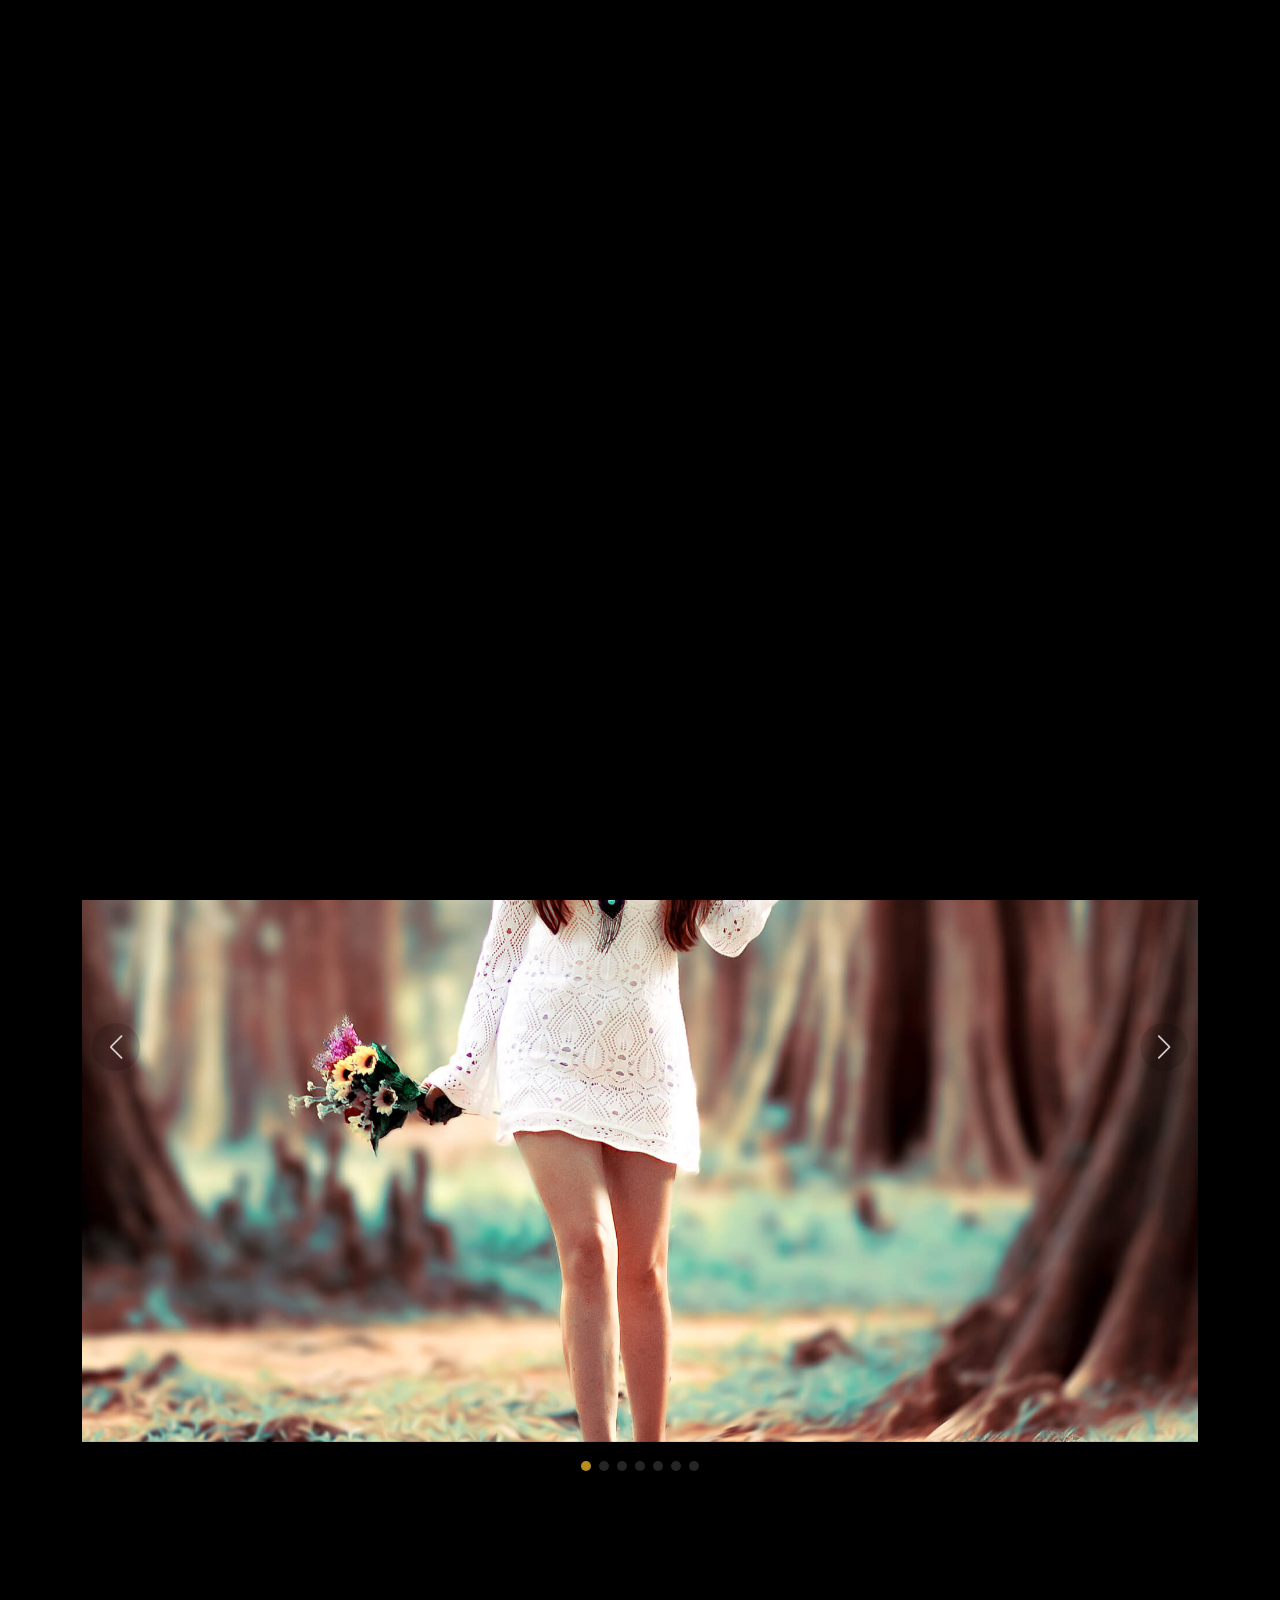
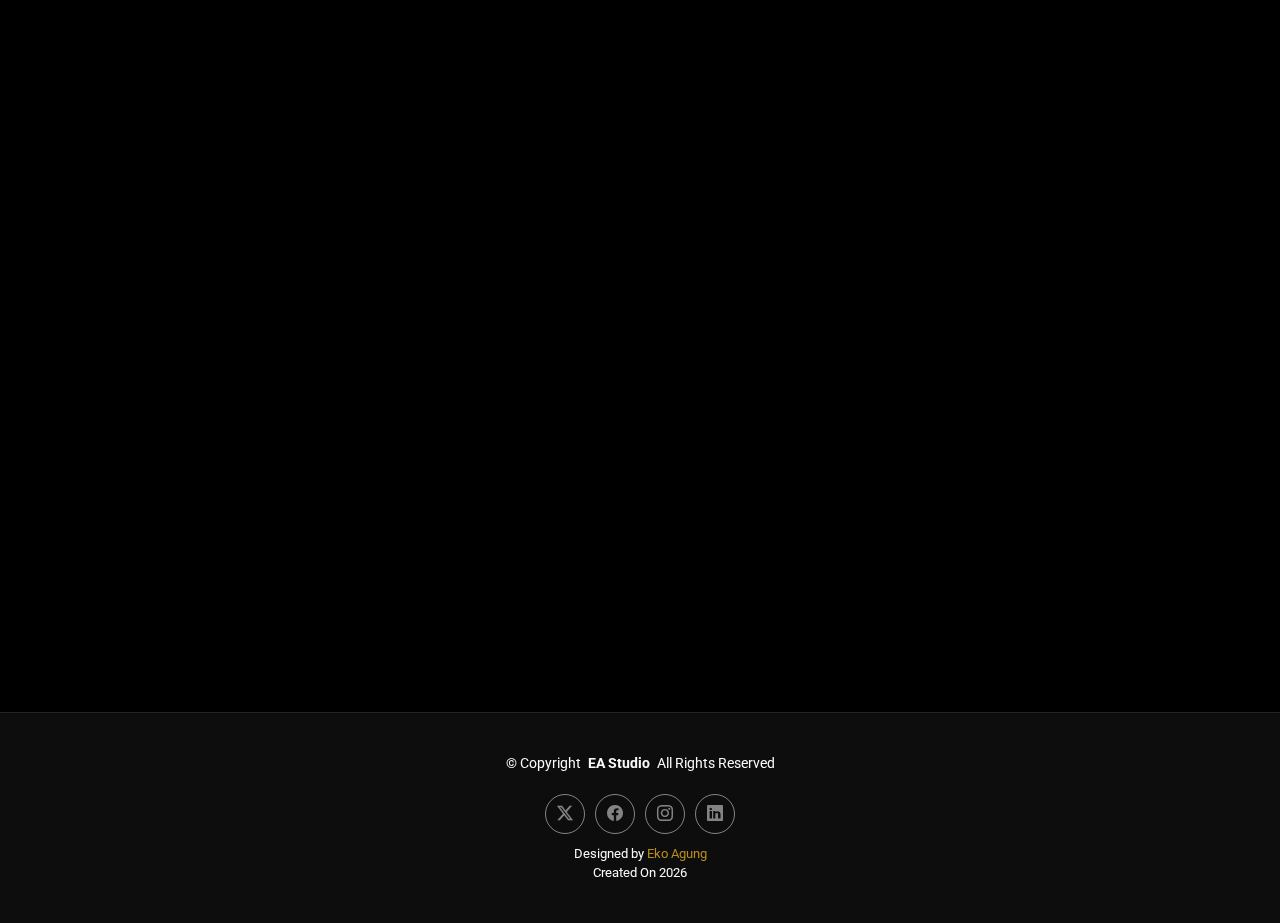
<file: gallery-single.html>
<!DOCTYPE html>
<html lang="en">

<head>
  <meta charset="utf-8">
  <meta content="width=device-width, initial-scale=1.0" name="viewport">
  <title>Gallery Single - EA Studio</title>
  <meta name="description" content="">
  <meta name="keywords" content="">

  <!-- Favicons -->
  <link href="assets/img/favicon.png" rel="icon">
  <link href="assets/img/apple-touch-icon.png" rel="apple-touch-icon">

  <!-- Fonts -->
  <link href="https://fonts.googleapis.com" rel="preconnect">
  <link href="https://fonts.gstatic.com" rel="preconnect" crossorigin>
  <link href="https://fonts.googleapis.com/css2?family=Roboto:ital,wght@0,100;0,300;0,400;0,500;0,700;0,900;1,100;1,300;1,400;1,500;1,700;1,900&family=Inter:wght@100;200;300;400;500;600;700;800;900&family=Cardo:ital,wght@0,400;0,700;1,400;1,700&display=swap" rel="stylesheet">

  <!-- Vendor CSS Files -->
  <link href="assets/vendor/bootstrap/css/bootstrap.min.css" rel="stylesheet">
  <link href="assets/vendor/bootstrap-icons/bootstrap-icons.css" rel="stylesheet">
  <link href="assets/vendor/aos/aos.css" rel="stylesheet">
  <link href="assets/vendor/glightbox/css/glightbox.min.css" rel="stylesheet">
  <link href="assets/vendor/swiper/swiper-bundle.min.css" rel="stylesheet">

  <!-- Main CSS File -->
  <link href="assets/css/main.css" rel="stylesheet">
  <link href="assets/css/custom.css" rel="stylesheet">

  <!-- =======================================================
  * Template Name: PhotoFolio
  * Template URL: https://bootstrapmade.com/photofolio-bootstrap-photography-website-template/
  * Updated: Aug 07 2024 with Bootstrap v5.3.3
  * Author: BootstrapMade.com
  * License: https://bootstrapmade.com/license/
  ======================================================== -->
</head>

<body class="gallery-single-page">

  <header id="header" class="header d-flex align-items-center sticky-top">
    <div class="container-fluid position-relative d-flex align-items-center justify-content-between">

      <a href="index.html" class="logo d-flex align-items-center me-auto me-xl-0">
        <!-- Uncomment the line below if you also wish to use an image logo -->
        <!-- <img src="assets/img/logo.png" alt=""> -->
        <i class="bi bi-camera"></i>
        <h1 class="sitename">EA Studio</h1>
      </a>

      <nav id="navmenu" class="navmenu">
        <ul>
          <li><a href="index.html">Home<br></a></li>
          <li><a href="about.html">About</a></li>
          <!-- <li class="dropdown"><a href="gallery.html"><span>Gallery</span> <i class="bi bi-chevron-down toggle-dropdown"></i></a>
            <ul>
              <li><a href="gallery.html">Nature</a></li>
              <li><a href="gallery.html">People</a></li>
              <li><a href="gallery.html">Architecture</a></li>
              <li><a href="gallery.html">Animals</a></li>
              <li><a href="gallery.html">Sports</a></li>
              <li><a href="gallery.html">Travel</a></li>
              <li class="dropdown"><a href="#"><span>Deep Dropdown</span> <i class="bi bi-chevron-down toggle-dropdown"></i></a>
                <ul>
                  <li><a href="#">Deep Dropdown 1</a></li>
                  <li><a href="#">Deep Dropdown 2</a></li>
                  <li><a href="#">Deep Dropdown 3</a></li>
                  <li><a href="#">Deep Dropdown 4</a></li>
                  <li><a href="#">Deep Dropdown 5</a></li>
                </ul>
              </li>
            </ul>
          </li> -->
          <li><a href="services.html">How To Order </a></li>
          <li><a href="contact.html">Contact</a></li>
        </ul>
        <i class="mobile-nav-toggle d-xl-none bi bi-list"></i>
      </nav>

      <div class="header-social-links">
        
      </div>

    </div>
  </header>

  <main class="main">

    <!-- Page Title -->
    <div class="page-title" data-aos="fade">
      <div class="heading">
        <div class="container">
          <div class="row d-flex justify-content-center text-center">
            <div class="col-lg-8">
              <h1>Gallery Single</h1>
              <p class="mb-0">
                Check out this stunning image from our most recent picture session. Your moments are beautifully preserved since every detail is carefully documented. Our photography conveys a narrative, whether it's a product, event, or portrait image.
                </p>
                <a href="contact.html" class="cta-btn">Order Now<br></a>
            </div>
          </div>
        </div>
      </div>
      <nav class="breadcrumbs">
        <div class="container">
          <ol>
            <li><a href="index.html">Home</a></li>
            <li class="current">Gallery Single</li>
          </ol>
        </div>
      </nav>
    </div><!-- End Page Title -->

    <!-- Gallery Details Section -->
    <section id="gallery-details" class="gallery-details section">

      <div class="container" data-aos="fade-up">

        <div class="portfolio-details-slider swiper init-swiper">
          <script type="application/json" class="swiper-config">
            {
              "loop": true,
              "speed": 600,
              "autoplay": {
                "delay": 5000
              },
              "slidesPerView": "auto",
              "navigation": {
                "nextEl": ".swiper-button-next",
                "prevEl": ".swiper-button-prev"
              },
              "pagination": {
                "el": ".swiper-pagination",
                "type": "bullets",
                "clickable": true
              }
            }
          </script>
          <div class="swiper-wrapper align-items-center">

            <div class="swiper-slide">
              <img src="assets/img/gallery/gallery-8.jpg" alt="">
            </div>

            <div class="swiper-slide">
              <img src="assets/img/gallery/gallery-9.jpg" alt="">
            </div>

            <div class="swiper-slide">
              <img src="assets/img/gallery/gallery-10.jpg" alt="">
            </div>

            <div class="swiper-slide">
              <img src="assets/img/gallery/gallery-11.jpg" alt="">
            </div>

            <div class="swiper-slide">
              <img src="assets/img/gallery/gallery-12.jpg" alt="">
            </div>

            <div class="swiper-slide">
              <img src="assets/img/gallery/gallery-13.jpg" alt="">
            </div>

            <div class="swiper-slide">
              <img src="assets/img/gallery/gallery-14.jpg" alt="">
            </div>

          </div>
          <div class="swiper-button-prev"></div>
          <div class="swiper-button-next"></div>
          <div class="swiper-pagination"></div>
        </div>

        <div class="row justify-content-between gy-4 mt-4">

          <div class="col-lg-8" data-aos="fade-up">
            <div class="portfolio-description">
              <h2>This is an example of portfolio details</h2>
              <p>
                This image combines natural light with exact timing to highlight the beauty of a moment well caught. The background enhances the mood and ambiance, while the subject's features are framed to draw attention to them. Every picture, whether it's a posed portrait or a candid shot, tells a tale and aims to make an impact.              </p>
              <p>
                Our collection features a variety of photographic genres, ranging from dramatic event images to stunning landscapes and personal portraits. Every picture showcases the painstaking attention to detail we put into each session, guaranteeing our clients will receive stunning, memorable photos. We use creativity and individualized attention to detail to make each session feel special.
              </p>

              <div class="testimonial-item">
                <p>
                  <i class="bi bi-quote quote-icon-left"></i>
                  <span>
                    It was a pleasure working with Sarah. She put me at ease throughout the photo shoot, and the outcome beyond my expectations.    
                    </span>
                    <i class="bi bi-quote quote-icon-right"></i>
                </p>
                <div>
                  <img src="assets/img/testimonials/testimonials-2.jpg" class="testimonial-img" alt="">
                  <h3>Sara Liani</h3>
                  <h4>Designer</h4>
                </div>
              </div>

              <p>
                Every photo is modified to highlight its inherent beauty, boosting hues and textures to produce a powerful visual impact. We create photographs that are exceptional in terms of quality and artistry by utilizing specialized tools and methods. This is only one of many examples in our collection that show the caliber of work we provide for our customers.              </p>


              <p>
                Our dedication extends beyond simply capturing pictures; we want to produce enduring memories that are filled with depth and significance. Every project is a team effort in which we use our perspective to realize your vision while making sure every little detail meets your standards. We commit to capturing moments that you will always treasure, whether it's a significant event or a personal achievement.
                </p>
            </div>
          </div>

          <div class="col-lg-3" data-aos="fade-up" data-aos-delay="100">
            <div class="portfolio-info">
              <h3>Project information</h3>
              <ul>
                <li><strong>Category</strong> Photography</li>
                <li><strong>Client</strong> Sara Liani</li>
                <li><strong>Project date</strong> 01 March, 2020</li>
                <li><strong>Project URL</strong> <a href="#">www.EA Studio.com</a></li>
                <li><a href="#" class="btn-visit align-self-start">Visit Website</a></li>
              </ul>
            </div>
          </div>

        </div>

      </div>

    </section><!-- /Gallery Details Section -->

  </main>

  <footer id="footer" class="footer">

    <div class="container">
      <div class="copyright text-center ">
        <p>© <span>Copyright</span> <strong class="px-1 sitename">EA Studio</strong> <span>All Rights Reserved</span></p>
      </div>
      <div class="social-links d-flex justify-content-center">
        <a href="https://x.com/Ekoagung0007?t=Jz8XRXjlYlGFvoHosCe2-w&s=09" target="_blank"><i class="bi bi-twitter-x"></i></a>
        <a href="https://www.facebook.com/profile.php?id=100004457925878&mibextid=ZbWKwL" target="_blank"><i class="bi bi-facebook"></i></a>
        <a href="https://www.instagram.com/ekoagung007/profilecard/?igsh=MTM2Y2Y4ZXJmZ2YxbA==" target="_blank"><i class="bi bi-instagram"></i></a>
        <a href="#"><i class="bi bi-linkedin"></i></a>
      </div>
      <div class="credits">
        <!-- All the links in the footer should remain intact. -->
        <!-- You can delete the links only if you've purchased the pro version. -->
        <!-- Licensing information: https://bootstrapmade.com/license/ -->
        <!-- Purchase the pro version with working PHP/AJAX contact form: [buy-url] -->
        Designed by <a href="https://cv-eko-agung.vercel.app/" target="_blank">Eko Agung</a>  <p class="mb-0">Created On <script>var CurrentYear = new Date().getFullYear()
    document.write(CurrentYear)</script></p>
      </div>
    </div>

  </footer>

  <!-- Scroll Top -->
  <a href="#" id="scroll-top" class="scroll-top d-flex align-items-center justify-content-center"><i class="bi bi-arrow-up-short"></i></a>

  <!-- Preloader -->
  <div id="preloader">
    <div class="line"></div>
  </div>

  <!-- Vendor JS Files -->
  <script src="assets/vendor/bootstrap/js/bootstrap.bundle.min.js"></script>
  <script src="assets/vendor/php-email-form/validate.js"></script>
  <script src="assets/vendor/aos/aos.js"></script>
  <script src="assets/vendor/glightbox/js/glightbox.min.js"></script>
  <script src="assets/vendor/swiper/swiper-bundle.min.js"></script>

  <!-- Main JS File -->
  <script src="assets/js/main.js"></script>

</body>

</html>
</file>
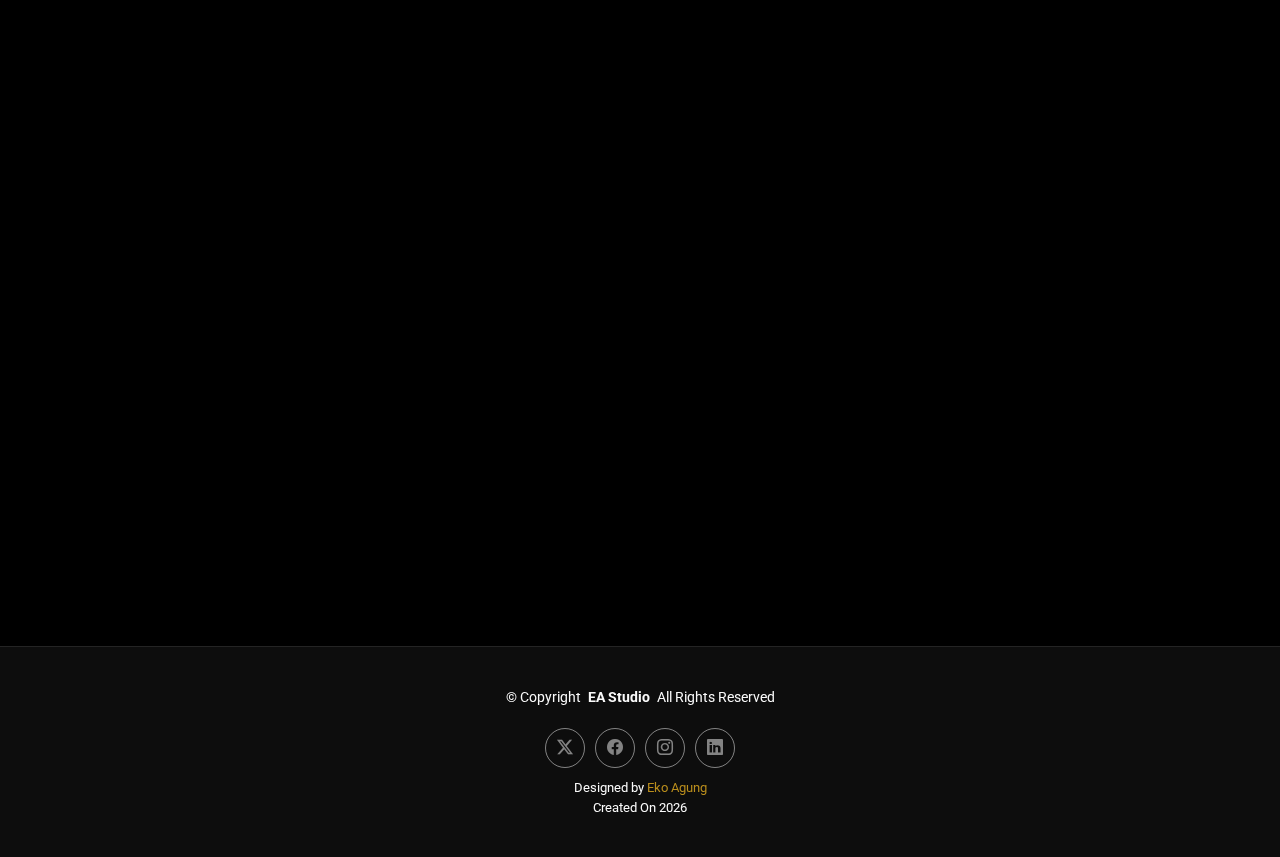
<file: services.html>
<!DOCTYPE html>
<html lang="en">

<head>
  <meta charset="utf-8">
  <meta content="width=device-width, initial-scale=1.0" name="viewport">
  <title>How To Order - EA Studio</title>
  <meta name="description" content="">
  <meta name="keywords" content="">

  <!-- Favicons -->
  <link href="assets/img/favicon.png" rel="icon">
  <link href="assets/img/apple-touch-icon.png" rel="apple-touch-icon">

  <!-- Fonts -->
  <link href="https://fonts.googleapis.com" rel="preconnect">
  <link href="https://fonts.gstatic.com" rel="preconnect" crossorigin>
  <link href="https://fonts.googleapis.com/css2?family=Roboto:ital,wght@0,100;0,300;0,400;0,500;0,700;0,900;1,100;1,300;1,400;1,500;1,700;1,900&family=Inter:wght@100;200;300;400;500;600;700;800;900&family=Cardo:ital,wght@0,400;0,700;1,400;1,700&display=swap" rel="stylesheet">

  <!-- Vendor CSS Files -->
  <link href="assets/vendor/bootstrap/css/bootstrap.min.css" rel="stylesheet">
  <link href="assets/vendor/bootstrap-icons/bootstrap-icons.css" rel="stylesheet">
  <link href="assets/vendor/aos/aos.css" rel="stylesheet">
  <link href="assets/vendor/glightbox/css/glightbox.min.css" rel="stylesheet">
  <link href="assets/vendor/swiper/swiper-bundle.min.css" rel="stylesheet">

  <!-- Main CSS File -->
  <link href="assets/css/main.css" rel="stylesheet">
  <link href="assets/css/custom.css" rel="stylesheet">

  <!-- =======================================================
  * Template Name: PhotoFolio
  * Template URL: https://bootstrapmade.com/photofolio-bootstrap-photography-website-template/
  * Updated: Aug 07 2024 with Bootstrap v5.3.3
  * Author: BootstrapMade.com
  * License: https://bootstrapmade.com/license/
  ======================================================== -->
</head>

<body class="services-page">

  <header id="header" class="header d-flex align-items-center sticky-top">
    <div class="container-fluid position-relative d-flex align-items-center justify-content-between">

      <a href="index.html" class="logo d-flex align-items-center me-auto me-xl-0">
        <!-- Uncomment the line below if you also wish to use an image logo -->
        <!-- <img src="assets/img/logo.png" alt=""> -->
        <i class="bi bi-camera"></i>
        <h1 class="sitename">EA Studio</h1>
      </a>

      <nav id="navmenu" class="navmenu navbar-light">
        
       
        <ul>
          <li><a href="index.html" >Home<br></a></li>
          <li><a href="about.html">About us</a></li>
          <!-- <li class="dropdown"><a href="gallery.html"><span>Gallery</span> <i class="bi bi-chevron-down toggle-dropdown"></i></a>
            <ul>
              <li><a href="gallery.html">Nature</a></li>
              <li><a href="gallery.html">People</a></li>
              <li><a href="gallery.html">Architecture</a></li>
              <li><a href="gallery.html">Animals</a></li>
              <li><a href="gallery.html">Sports</a></li>
              <li><a href="gallery.html">Travel</a></li>
              <li class="dropdown"><a href="#"><span>Deep Dropdown</span> <i class="bi bi-chevron-down toggle-dropdown"></i></a>
                <ul>
                  <li><a href="#">Deep Dropdown 1</a></li>
                  <li><a href="#">Deep Dropdown 2</a></li>
                  <li><a href="#">Deep Dropdown 3</a></li>
                  <li><a href="#">Deep Dropdown 4</a></li>
                  <li><a href="#">Deep Dropdown 5</a></li>
                </ul>
              </li>
            </ul>
          </li> -->
          <li><a href="services.html"class="active">How To Order</a></li>
          <li><a href="contact.html">Contact</a></li>
        </ul>

        <i class="mobile-nav-toggle d-xl-none bi bi-list"></i>
      </nav>
      <!-- <nav id="navmenu" class="navmenu">
        <ul>
          <li><a href="index.html">Home<br></a></li>
          <li><a href="about.html">About</a></li>
          <li class="dropdown"><a href="gallery.html"><span>Gallery</span> <i class="bi bi-chevron-down toggle-dropdown"></i></a>
            <ul>
              <li><a href="gallery.html">Nature</a></li>
              <li><a href="gallery.html">People</a></li>
              <li><a href="gallery.html">Architecture</a></li>
              <li><a href="gallery.html">Animals</a></li>
              <li><a href="gallery.html">Sports</a></li>
              <li><a href="gallery.html">Travel</a></li>
              <li class="dropdown"><a href="#"><span>Deep Dropdown</span> <i class="bi bi-chevron-down toggle-dropdown"></i></a>
                <ul>
                  <li><a href="#">Deep Dropdown 1</a></li>
                  <li><a href="#">Deep Dropdown 2</a></li>
                  <li><a href="#">Deep Dropdown 3</a></li>
                  <li><a href="#">Deep Dropdown 4</a></li>
                  <li><a href="#">Deep Dropdown 5</a></li>
                </ul>
              </li>
            </ul>
          </li>
          <li><a href="services.html" class="active">Services</a></li>
          <li><a href="contact.html">Contact</a></li>
        </ul>
        <i class="mobile-nav-toggle d-xl-none bi bi-list"></i>
      </nav> -->

      <div class="header-social-links">
        
      </div>

    </div>
  </header>

  <main class="main">

    <!-- Page Title -->
    <div class="page-title" data-aos="fade">
      <div class="heading">
        <div class="container">
          <div class="row d-flex justify-content-center text-center">
            <div class="col-lg-8">
              <h1>How To Order</h1>
              <p class="mb-0">
                <!-- untuk order pada layanan kami hanya perlu step simple bisa melalui email,pesan melalui sosial media kami atupun melalui website ini,di bawah kami akan menjelaskan lebih detail proses nya-->
                To order our services, you only need to follow simple steps, either via email, message via our social media or via this website. Below we will explain the process in more detail.
              </p>
              <a href="contact.html" class="cta-btn">Order Now<br></a>
            </div>
          </div>
        </div>
      </div>
      <nav class="breadcrumbs">
        <div class="container">
          <ol>
            <li><a href="index.html">Home</a></li>
            <li class="current">How To Order</li>
          </ol>
        </div>
      </nav>
    </div><!-- End Page Title -->

    <!-- Services Section -->
    <section id="services" class="services section">

      <div class="container">

        <div class="row gy-4">

          <div class="col-xl-3 col-md-6 d-flex" data-aos="fade-up" data-aos-delay="100">
            <div class="service-item position-relative">
              <div class="icon">
                <!-- <i class="bi bi-activity icon"></i> -->
                <i class="bi bi-headset icon"></i>
              </div>
              <h4><a href="" class="stretched-link">Contact Us</a></h4>
              <p>
                Contact us via our website, phone, or email to discuss your photography needs, desired shoot type, desired date and location.              </p>

              </p>
            </div>
          </div><!-- End Service Item -->

          <div class="col-xl-3 col-md-6 d-flex" data-aos="fade-up" data-aos-delay="200">
            <div class="service-item position-relative">
              <div class="icon"><i class="bi bi-grid icon"></i></div>
              <h4><a href="" class="stretched-link">Choose Your Package</a></h4>
              <p>
                Explore our various packages and services, and we'll help you find the perfect fit for your needs and budget, including wedding, portrait, event, or product photography.
              </p>
              </div>
          </div><!-- End Service Item -->

          <div class="col-xl-3 col-md-6 d-flex" data-aos="fade-up" data-aos-delay="300">
            <div class="service-item position-relative">
              <div class="icon"><i class="bi bi-calendar4-week icon"></i></div>
              <h4><a href="" class="stretched-link">Confirm Your Booking</a></h4>
              <p>
                Confirm the order and determine the date and location of the photoshoot. If you have any doubts or confusion, don't hesitate to consult with us; we are here to help.              </p>
            </div>
          </div><!-- End Service Item -->

          <div class="col-xl-3 col-md-6 d-flex" data-aos="fade-up" data-aos-delay="400">
            <div class="service-item position-relative">
              <div class="icon"><i class="bi bi-camera icon"></i></div>
              <h4><a href="" class="stretched-link">Photo Session</a></h4>
              <p>
                Choose your desired session type, share your ideas or preferences, and enjoy a relaxed experience while we capture beautiful, lasting memories for you              </p>
            </div>
          </div><!-- End Service Item -->

        </div>

      </div>

    </section><!-- /Services Section -->

    <!-- Pricing Section -->
    <section id="pricing" class="pricing section">

      <!-- Section Title -->
      <div class="container section-title" data-aos="fade-up">
        <h2>Pricing</h2>
        <p>Check our attractive pricing.</p>
      </div><!-- End Section Title -->

      <div class="container" data-aos="fade-up" data-aos-delay="100">

        <div class="row gy-4 gx-lg-5">

          <div class="col-lg-6">
            <div class="pricing-item d-flex justify-content-between">
              <h3>Portrait Photography</h3>
              <h4>$160.00/IDR 160.000</h4>
            </div>
          </div><!-- End Pricing Item -->

          <div class="col-lg-6">
            <div class="pricing-item d-flex justify-content-between">
              <h3>Fashion Photography</h3>
              <h4>$300.00/IDR 3.000.000</h4>
            </div>
          </div><!-- End Pricing Item -->

          <div class="col-lg-6">
            <div class="pricing-item d-flex justify-content-between">
              <h3>Sports Photography</h3>
              <h4>$200.00/IDR 200.000</h4>
            </div>
          </div><!-- End Pricing Item -->

          <div class="col-lg-6">
            <div class="pricing-item d-flex justify-content-between">
              <h3>Still Life Photography</h3>
              <h4>$120.00/IDR 1.200.000</h4>
            </div>
          </div><!-- End Pricing Item -->

          <div class="col-lg-6">
            <div class="pricing-item d-flex justify-content-between">
              <h3>Wedding Photography</h3>
              <h4>$500.00/IDR 5.000.000</h4>
            </div>
          </div><!-- End Pricing Item -->

          <div class="col-lg-6">
            <div class="pricing-item d-flex justify-content-between">
              <h3>Photojournalism</h3>
              <h4>$200.00/IDR 2.000.000</h4>
            </div>
          </div><!-- End Pricing Item -->

        </div>

      </div>

    </section><!-- /Pricing Section -->

    <!-- Testimonials Section -->
    <section id="testimonials" class="testimonials section">

      <!-- Section Title -->
      <div class="container section-title" data-aos="fade-up">
        <h2>Testimonials</h2>
        <p>What they are saying</p>
      </div><!-- End Section Title -->

      <div class="container" data-aos="fade-up" data-aos-delay="100">

        <div class="swiper init-swiper">
          <script type="application/json" class="swiper-config">
            {
              "loop": true,
              "speed": 600,
              "autoplay": {
                "delay": 5000
              },
              "slidesPerView": "auto",
              "pagination": {
                "el": ".swiper-pagination",
                "type": "bullets",
                "clickable": true
              },
              "breakpoints": {
                "320": {
                  "slidesPerView": 1,
                  "spaceBetween": 40
                },
                "1200": {
                  "slidesPerView": 3,
                  "spaceBetween": 1
                }
              }
            }
          </script>
          <div class="swiper-wrapper">

            <div class="swiper-slide">
              <div class="testimonial-item">
                <div class="stars">
                  <i class="bi bi-star-fill"></i><i class="bi bi-star-fill"></i><i class="bi bi-star-fill"></i><i class="bi bi-star-fill"></i><i class="bi bi-star-fill"></i>
                </div>
                <p>
                  The experience of working with Sarah was wonderful. Her lighting and composition skills are amazing, and the outcome surpassed my expectations. We appreciate you making our family photos so memorable!
                </p>
                <div class="profile mt-auto">
                  <img src="assets/img/testimonials/testimonials-1.jpg" class="testimonial-img" alt="">
                  <h3>Daniel Saul</h3>
                  <h4>Ceo &amp; Founder</h4>
                </div>
              </div>
            </div><!-- End testimonial item -->

            <div class="swiper-slide">
              <div class="testimonial-item">
                <div class="stars">
                  <i class="bi bi-star-fill"></i><i class="bi bi-star-fill"></i><i class="bi bi-star-fill"></i><i class="bi bi-star-fill"></i><i class="bi bi-star-fill"></i>
                </div>
                <p>
                  It was a pleasure working with Sarah. She put me at ease throughout the photo shoot, and the outcome beyond my expectations. Her inventiveness and meticulousness are simply astounding. She is someone I would strongly suggest to anyone in need of beautiful photographs!                </p>
                  <div class="profile mt-auto">
                  <img src="assets/img/testimonials/testimonials-2.jpg" class="testimonial-img" alt="">
                  <h3>Sara Liani</h3>
                  <h4>Designer</h4>
                </div>
              </div>
            </div><!-- End testimonial item -->

            <div class="swiper-slide">
              <div class="testimonial-item">
                <div class="stars">
                  <i class="bi bi-star-fill"></i><i class="bi bi-star-fill"></i><i class="bi bi-star-fill"></i><i class="bi bi-star-fill"></i><i class="bi bi-star-fill"></i>
                </div>
                <p>
                  Working together with Sarah was a fun! She is unparalleled in her ability to discover the ideal angles and lighting. Her portraits of my family are really breathtaking. Without a doubt, I'll reserve her again in the future.
                </p>
                  <div class="profile mt-auto">
                  <img src="assets/img/testimonials/testimonials-3.jpg" class="testimonial-img" alt="">
                  <h3>Emma Martinez</h3>
                  <h4>Store Owner</h4>
                </div>
              </div>
            </div><!-- End testimonial item -->

            <div class="swiper-slide">
              <div class="testimonial-item">
                <div class="stars">
                  <i class="bi bi-star-fill"></i><i class="bi bi-star-fill"></i><i class="bi bi-star-fill"></i><i class="bi bi-star-fill"></i><i class="bi bi-star-fill"></i>
                </div>
                <p>
                  Sarah has a natural talent for capturing emotions in every photo. Her professionalism and creativity are unmatched. I’m so happy with the event photos she took for my company. Will definitely work with her again!                </p>
                <div class="profile mt-auto">
                  <img src="assets/img/testimonials/eko3.1.png" class="testimonial-img" alt="">
                  <h3>Eko Agung</h3>
                  <h4>Freelancer</h4>
                </div>
              </div>
            </div><!-- End testimonial item -->

            <div class="swiper-slide">
              <div class="testimonial-item">
                <div class="stars">
                  <i class="bi bi-star-fill"></i><i class="bi bi-star-fill"></i><i class="bi bi-star-fill"></i><i class="bi bi-star-fill"></i><i class="bi bi-star-fill"></i>
                </div>
                <p>
                  Sarah's work is simply outstanding. She has an incredible eye for detail and knows how to capture the perfect moment. The photos she took exceeded all my expectations. Highly recommended!                </p>
                <div class="profile mt-auto">
                  <img src="assets/img/testimonials/testimonials-5.jpg" class="testimonial-img" alt="">
                  <h3>Ryan Adam</h3>
                  <h4>Entrepreneur</h4>
                </div>
              </div>
            </div><!-- End testimonial item -->

          </div>
          <div class="swiper-pagination"></div>
        </div>

      </div>

    </section>
    <!-- /Testimonials Section -->

  </main>

  <footer id="footer" class="footer">

    <div class="container">
      <div class="copyright text-center ">
        <p>© <span>Copyright</span> <strong class="px-1 sitename">EA Studio</strong> <span>All Rights Reserved</span></p>
      </div>
      <div class="social-links d-flex justify-content-center">
        <a href="https://x.com/Ekoagung0007?t=Jz8XRXjlYlGFvoHosCe2-w&s=09" target="_blank"><i class="bi bi-twitter-x"></i></a>
        <a href="https://www.facebook.com/profile.php?id=100004457925878&mibextid=ZbWKwL" target="_blank"><i class="bi bi-facebook"></i></a>
        <a href="https://www.instagram.com/ekoagung007/profilecard/?igsh=MTM2Y2Y4ZXJmZ2YxbA==" target="_blank"><i class="bi bi-instagram"></i></a>
        <a href="#"><i class="bi bi-linkedin"></i></a>
      </div>
      <div class="credits">
        <!-- All the links in the footer should remain intact. -->
        <!-- You can delete the links only if you've purchased the pro version. -->
        <!-- Licensing information: https://bootstrapmade.com/license/ -->
        <!-- Purchase the pro version with working PHP/AJAX contact form: [buy-url] -->
        Designed by <a href="https://cv-eko-agung.vercel.app/" target="_blank">Eko Agung</a>  <p class="mb-0">Created On <script>var CurrentYear = new Date().getFullYear()
    document.write(CurrentYear)</script></p>
      </div>
    </div>


  </footer>

  <!-- Scroll Top -->
  <a href="#" id="scroll-top" class="scroll-top d-flex align-items-center justify-content-center"><i class="bi bi-arrow-up-short"></i></a>

  <!-- Preloader -->
  <div id="preloader">
    <div class="line"></div>
  </div>

  <!-- Vendor JS Files -->
  <script src="assets/vendor/bootstrap/js/bootstrap.bundle.min.js"></script>
  <script src="assets/vendor/php-email-form/validate.js"></script>
  <script src="assets/vendor/aos/aos.js"></script>
  <script src="assets/vendor/glightbox/js/glightbox.min.js"></script>
  <script src="assets/vendor/swiper/swiper-bundle.min.js"></script>

  <!-- Main JS File -->
  <script src="assets/js/main.js"></script>

</body>

</html>
</file>
<file: assets/css/custom.css>
.header{
    background-color: #fff;
}

.container-fluid .sitename{
    background-color: white;
}
#header  .sitename {
    color: #000;
   
}
.header-social-links{
    
}
</file>
<file: assets/css/main.css>
/**
* Template Name: PhotoFolio
* Template URL: https://bootstrapmade.com/photofolio-bootstrap-photography-website-template/
* Updated: Aug 07 2024 with Bootstrap v5.3.3
* Author: BootstrapMade.com
* License: https://bootstrapmade.com/license/
*/

/*--------------------------------------------------------------
# Font & Color Variables
# Help: https://bootstrapmade.com/color-system/
--------------------------------------------------------------*/
/* Fonts */
:root {
  --default-font: "Roboto",  system-ui, -apple-system, "Segoe UI", Roboto, "Helvetica Neue", Arial, "Noto Sans", "Liberation Sans", sans-serif, "Apple Color Emoji", "Segoe UI Emoji", "Segoe UI Symbol", "Noto Color Emoji";
  --heading-font: "Cardo",  sans-serif;
  --nav-font: "Inter",  sans-serif;
}

/* Global Colors - The following color variables are used throughout the website. Updating them here will change the color scheme of the entire website */
:root { 
  --navbar-color:#ffff;
  --background-color: #000000; /* Background color for the entire website, including individual sections */
  --default-color: #fafafa; /* Default color used for the majority of the text content across the entire website */
  --heading-color: #ffffff; /* Color for headings, subheadings and title throughout the website */
  --accent-color: rgb(185, 141, 28); /* Accent color that represents your brand on the website. It's used for buttons, links, and other elements that need to stand out */
  --surface-color: #1a1a1a; /* The surface color is used as a background of boxed elements within sections, such as cards, icon boxes, or other elements that require a visual separation from the global background. */
  --contrast-color: #ffffff; /* Contrast color for text, ensuring readability against backgrounds of accent, heading, or default colors. */
}
/* #333022 */
/* Nav Menu Colors - The following color variables are used specifically for the navigation menu. They are separate from the global colors to allow for more customization options */
:root {
  --nav-color:black; /* The default color of the main navmenu links */
  --nav-hover-color: rgb(185, 141, 28); /* Applied to main navmenu links when they are hovered over or active */
  --nav-mobile-background-color: #ffff; /* Used as the background color for mobile navigation menu */
  --nav-dropdown-background-color: #fff; /* Used as the background color for dropdown items that appear when hovering over primary navigation items */
  --nav-dropdown-color: black; /* Used for navigation links of the dropdown items in the navigation menu. */
  --nav-dropdown-hover-color: rgb(185, 141, 28); /* Similar to --nav-hover-color, this color is applied to dropdown navigation links when they are hovered over. */
}

/* Color Presets - These classes override global colors when applied to any section or element, providing reuse of the sam color scheme. */

.light-background {
  --background-color: #1a1a1a;
  --surface-color: #343434;
}

.dark-background {
  --background-color: #060606;
  --default-color: #ffffff;
  --heading-color: #ffffff;
  --surface-color: #252525;
  --contrast-color: #ffffff;
}

/* Smooth scroll */
:root {
  scroll-behavior: smooth;
}

/*--------------------------------------------------------------
# General Styling & Shared Classes
--------------------------------------------------------------*/
body {
  color: var(--default-color);
  background-color: var(--background-color);
  font-family: var(--default-font);
}

a {
  color: var(--accent-color);
  text-decoration: none;
  transition: 0.3s;
}

a:hover {
  color: color-mix(in srgb, var(--accent-color), transparent 25%);
  text-decoration: none;
}

h1,
h2,
h3,
h4,
h5,
h6 {
  color: var(--heading-color);
  font-family: var(--heading-font);
}

/* PHP Email Form Messages
------------------------------*/
.php-email-form .error-message {
  display: none;
  background: #df1529;
  color: #ffffff;
  text-align: left;
  padding: 15px;
  margin-bottom: 24px;
  font-weight: 600;
}

.php-email-form .sent-message {
  display: none;
  color: #ffffff;
  background: #059652;
  text-align: center;
  padding: 15px;
  margin-bottom: 24px;
  font-weight: 600;
}

.php-email-form .loading {
  display: none;
  background: var(--surface-color);
  text-align: center;
  padding: 15px;
  margin-bottom: 24px;
}

.php-email-form .loading:before {
  content: "";
  display: inline-block;
  border-radius: 50%;
  width: 24px;
  height: 24px;
  margin: 0 10px -6px 0;
  border: 3px solid var(--accent-color);
  border-top-color: var(--surface-color);
  animation: php-email-form-loading 1s linear infinite;
}

@keyframes php-email-form-loading {
  0% {
    transform: rotate(0deg);
  }

  100% {
    transform: rotate(360deg);
  }
}

/*--------------------------------------------------------------
# Global Header
--------------------------------------------------------------*/
.header {
  color: var(--default-color);
  background-color: var(--background-color);
  padding: 20px 0;
  transition: all 0.5s;
  z-index: 997;
  border-bottom: 1px solid var(--background-color);
}

.header .logo {
  line-height: 1;
}

.header .logo img {
  max-height: 36px;
  margin-right: 8px;
}

.header .logo h1 {
  font-size: 32px;
  margin: 0;
  font-weight: 400;
  color: var(--heading-color);
}

.header .logo i {
  font-size: 28px;
  margin-right: 6px;
}

.header .header-social-links {
  padding-right: 15px;
}

.header .header-social-links a {
  color: color-mix(in srgb, var(--default-color), transparent 40%);
  padding-left: 6px;
  display: inline-block;
  transition: 0.3s;
  font-size: 16px;
}

.header .header-social-links a:hover {
  color: var(--accent-color);
}

.header .header-social-links a i {
  line-height: 0px;
}

@media (max-width: 1200px) {
  .header .logo {
    order: 1;
  }

  .header .logo h1 {
    font-size: 26px;
  }

  .header .logo i {
    font-size: 20px;
  }

  .header .header-social-links {
    order: 2;
  }

  .header .header-social-links a {
    font-size: 16px;
  }

  .header .navmenu {
    order: 3;
  }
}

.scrolled .header {
  border-color: color-mix(in srgb, var(--background-color) 90%, white 20%);
}

/*--------------------------------------------------------------
# Navigation Menu
--------------------------------------------------------------*/
/* Navmenu - Desktop */
@media (min-width: 1200px) {
  .navmenu {
    padding: 0;
  }

  
  .navmenu ul {
    margin: 0;
    padding: 0;
    display: flex;
    list-style: none;
    align-items: center;
  }

  .navmenu li {
    position: relative;
  }

  .navmenu a,
  .navmenu a:focus {
    color: var(--nav-color);
    padding: 18px 15px;
    font-size: 14px;
    font-family: var(--nav-font);
    font-weight: 400;
    display: flex;
    align-items: center;
    justify-content: space-between;
    white-space: nowrap;
    transition: 0.3s;
    text-transform: uppercase;
    letter-spacing: 1px;
  }

  .navmenu a i,
  .navmenu a:focus i {
    font-size: 12px;
    line-height: 0;
    margin-left: 5px;
    transition: 0.3s;
  }

  .navmenu li:last-child a {
    padding-right: 0;
  }

  .navmenu li:hover>a,
  .navmenu .active,
  .navmenu .active:focus {
    color: var(--nav-hover-color);
  }

  .navmenu .dropdown ul {
    margin: 0;
    padding: 10px 0;
    background: var(--nav-dropdown-background-color);
    display: block;
    position: absolute;
    visibility: hidden;
    left: 14px;
    top: 130%;
    opacity: 0;
    transition: 0.3s;
    border-radius: 4px;
    z-index: 99;
  }

  .navmenu .dropdown ul li {
    min-width: 200px;
  }

  .navmenu .dropdown ul a {
    padding: 10px 20px;
    font-size: 15px;
    text-transform: none;
    color: var(--nav-dropdown-color);
  }

  .navmenu .dropdown ul a i {
    font-size: 12px;
  }

  .navmenu .dropdown ul a:hover,
  .navmenu .dropdown ul .active:hover,
  .navmenu .dropdown ul li:hover>a {
    color: var(--nav-dropdown-hover-color);
  }

  .navmenu .dropdown:hover>ul {
    opacity: 1;
    top: 100%;
    visibility: visible;
  }

  .navmenu .dropdown .dropdown ul {
    top: 0;
    left: -90%;
    visibility: hidden;
  }

  .navmenu .dropdown .dropdown:hover>ul {
    opacity: 1;
    top: 0;
    left: -100%;
    visibility: visible;
  }
}

/* Navmenu - Mobile */
@media (max-width: 1199px) {
  .mobile-nav-toggle {
    color: var(--nav-color);
    font-size: 28px;
    line-height: 0;
    margin-right: 10px;
    cursor: pointer;
    transition: color 0.3s;
  }

  .navmenu {
    padding: 0;
    z-index: 9997;
  }

  .navmenu ul {
    display: none;
    position: absolute;
    inset: 60px 20px 20px 20px;
    padding: 10px 0;
    margin: 0;
    border-radius: 6px;
    background-color: var(--nav-mobile-background-color);
    overflow-y: auto;
    transition: 0.3s;
    z-index: 9998;
    box-shadow: 0px 0px 30px rgba(0, 0, 0, 0.1);
  }

  .navmenu a,
  .navmenu a:focus {
    color: var(--nav-dropdown-color);
    padding: 10px 20px;
    font-family: var(--nav-font);
    font-size: 17px;
    font-weight: 500;
    display: flex;
    align-items: center;
    justify-content: space-between;
    white-space: nowrap;
    transition: 0.3s;
  }

  .navmenu a i,
  .navmenu a:focus i {
    font-size: 12px;
    line-height: 0;
    margin-left: 5px;
    width: 30px;
    height: 30px;
    display: flex;
    align-items: center;
    justify-content: center;
    border-radius: 50%;
    transition: 0.3s;
    background-color: color-mix(in srgb, var(--accent-color), transparent 90%);
  }

  .navmenu a i:hover,
  .navmenu a:focus i:hover {
    background-color: var(--accent-color);
    color: var(--contrast-color);
  }

  .navmenu a:hover,
  .navmenu .active,
  .navmenu .active:focus {
    color: var(--nav-dropdown-hover-color);
  }

  .navmenu .active i,
  .navmenu .active:focus i {
    background-color: var(--accent-color);
    color: var(--contrast-color);
    transform: rotate(180deg);
  }

  .navmenu .dropdown ul {
    position: static;
    display: none;
    z-index: 99;
    padding: 10px 0;
    margin: 10px 20px;
    background-color: var(--nav-dropdown-background-color);
    border: 1px solid color-mix(in srgb, var(--default-color), transparent 90%);
    box-shadow: none;
    transition: all 0.5s ease-in-out;
  }

  .navmenu .dropdown ul ul {
    background-color: rgba(33, 37, 41, 0.1);
  }

  .navmenu .dropdown>.dropdown-active {
    display: block;
    background-color: rgba(33, 37, 41, 0.03);
  }

  .mobile-nav-active {
    overflow: hidden;
  }

  .mobile-nav-active .mobile-nav-toggle {
    color: #fff;
    position: absolute;
    font-size: 32px;
    top: 15px;
    right: 15px;
    margin-right: 0;
    z-index: 9999;
  }

  .mobile-nav-active .navmenu {
    position: fixed;
    overflow: hidden;
    inset: 0;
    background: rgba(33, 37, 41, 0.8);
    transition: 0.3s;
  }

  .mobile-nav-active .navmenu>ul {
    display: block;
  }
}

/*--------------------------------------------------------------
# Global Footer
--------------------------------------------------------------*/
.footer {
  --background-color: color-mix(in srgb, var(--default-color), transparent 95%);
  border-top: 1px solid color-mix(in srgb, var(--default-color), transparent 90%);
  color: var(--default-color);
  background-color: var(--background-color);
  font-size: 14px;
  padding: 40px 0;
  position: relative;
}

.footer .copyright p {
  margin-bottom: 0;
}

.footer .social-links {
  margin-top: 20px;
}

.footer .social-links a {
  display: flex;
  align-items: center;
  justify-content: center;
  width: 40px;
  height: 40px;
  border-radius: 50%;
  border: 1px solid color-mix(in srgb, var(--default-color), transparent 50%);
  font-size: 16px;
  color: color-mix(in srgb, var(--default-color), transparent 50%);
  margin: 0 5px;
  transition: 0.3s;
}

.footer .social-links a:hover {
  color: var(--accent-color);
  border-color: var(--accent-color);
}

.footer .credits {
  margin-top: 10px;
  font-size: 13px;
  text-align: center;
}

/*--------------------------------------------------------------
# Preloader
--------------------------------------------------------------*/
#preloader {
  display: flex;
  position: fixed;
  inset: 0;
  width: 100%;
  height: 100vh;
  z-index: 99999;
}

#preloader:before,
#preloader:after {
  content: "";
  background-color: #000000;
  position: absolute;
  inset: 0;
  width: 50%;
  height: 100%;
  transition: all 0.3s ease 0s;
  z-index: -1;
}

#preloader:after {
  left: auto;
  right: 0;
}

#preloader .line {
  position: relative;
  overflow: hidden;
  margin: auto;
  width: 1px;
  height: 280px;
  transition: all 0.8s ease 0s;
}

#preloader .line:before {
  content: "";
  position: absolute;
  background-color: #ffffff;
  left: 0;
  top: 50%;
  width: 1px;
  height: 0%;
  transform: translateY(-50%);
  animation: lineincrease 1000ms ease-in-out 0s forwards;
}

#preloader .line:after {
  content: "";
  position: absolute;
  background-color: color-mix(in srgb, var(--default-color), transparent 95%);
  left: 0;
  top: 0;
  width: 1px;
  height: 100%;
  transform: translateY(-100%);
  animation: linemove 1200ms linear 0s infinite;
  animation-delay: 2000ms;
}

#preloader.loaded .line {
  opacity: 0;
  height: 100% !important;
}

#preloader.loaded .line:after {
  opacity: 0;
}

#preloader.loaded:before,
#preloader.loaded:after {
  animation: preloaderfinish 300ms ease-in-out 500ms forwards;
}

@keyframes lineincrease {
  0% {
    height: 0%;
  }

  100% {
    height: 100%;
  }
}

@keyframes linemove {
  0% {
    transform: translateY(200%);
  }

  100% {
    transform: translateY(-100%);
  }
}

@keyframes preloaderfinish {
  0% {
    width: 5 0%;
  }

  100% {
    width: 0%;
  }
}

/*--------------------------------------------------------------
# Scroll Top Button
--------------------------------------------------------------*/
.scroll-top {
  position: fixed;
  visibility: hidden;
  opacity: 0;
  right: 15px;
  bottom: -15px;
  z-index: 99999;
  background-color: var(--accent-color);
  width: 44px;
  height: 44px;
  border-radius: 50px;
  transition: all 0.4s;
}

.scroll-top i {
  font-size: 24px;
  color: var(--default-color);
  line-height: 0;
}

.scroll-top:hover {
  background-color: color-mix(in srgb, var(--accent-color), transparent 20%);
}

.scroll-top.active {
  visibility: visible;
  opacity: 1;
  bottom: 15px;
}

/*--------------------------------------------------------------
# Disable aos animation delay on mobile devices
--------------------------------------------------------------*/
@media screen and (max-width: 768px) {
  [data-aos-delay] {
    transition-delay: 0 !important;
  }
}

/*--------------------------------------------------------------
# Global Page Titles & Breadcrumbs
--------------------------------------------------------------*/
.page-title {
  color: var(--default-color);
  background-color: var(--background-color);
  position: relative;
}

.page-title .heading {
  padding: 80px 0;
  border-top: 1px solid color-mix(in srgb, var(--default-color), transparent 90%);
}

.page-title .heading h1 {
  font-size: 64px;
  font-weight: 400;
}

.page-title .heading .cta-btn {
  color: var(--default-color);
  background: var(--accent-color);
  font-weight: 400;
  font-size: 14px;
  display: inline-block;
  margin-top: 20px;
  padding: 12px 40px;
  border-radius: 4px;
  transition: 0.5s;
  text-transform: uppercase;
  letter-spacing: 1px;
}

.page-title .heading .cta-btn:hover {
  background-color: color-mix(in srgb, var(--accent-color) 90%, white 10%);
}

.page-title nav {
  background-color: color-mix(in srgb, var(--default-color), transparent 90%);
  padding: 20px 0;
}

.page-title nav ol {
  display: flex;
  flex-wrap: wrap;
  list-style: none;
  margin: 0;
  font-size: 16px;
  font-weight: 600;
}

.page-title nav ol li+li {
  padding-left: 10px;
}

.page-title nav ol li+li::before {
  content: "/";
  display: inline-block;
  padding-right: 10px;
  color: color-mix(in srgb, var(--default-color), transparent 70%);
}

/*--------------------------------------------------------------
# Global Sections
--------------------------------------------------------------*/
section,
.section {
  color: var(--default-color);
  background-color: var(--background-color);
  padding: 60px 0;
  scroll-margin-top: 100px;
  overflow: clip;
}

@media (max-width: 1199px) {

  section,
  .section {
    scroll-margin-top: 66px;
  }
}

/*--------------------------------------------------------------
# Global Section Titles
--------------------------------------------------------------*/
.section-title {
  padding-bottom: 60px;
  position: relative;
}

.section-title h2 {
  font-size: 14px;
  font-weight: 400;
  padding: 0;
  line-height: 1px;
  margin: 0;
  letter-spacing: 1.5px;
  text-transform: uppercase;
  color: color-mix(in srgb, var(--default-color), transparent 50%);
  position: relative;
  font-family: var(--default-font);
}

.section-title h2::after {
  content: "";
  width: 120px;
  height: 1px;
  display: inline-block;
  background: var(--accent-color);
  margin: 4px 10px;
}

.section-title p {
  color: var(--heading-color);
  margin: 0;
  font-size: 36px;
  font-weight: 400;
  font-family: var(--heading-font);
}

/*--------------------------------------------------------------
# Hero Section
--------------------------------------------------------------*/
.hero {
  width: 100%;
  min-height: 30vh;
  position: relative;
  padding: 120px 0 60px 0;
  display: flex;
  align-items: center;
}

.hero h2 {
  margin: 0 0 10px 0;
  font-size: 38px;
  font-weight: 700;
}

.hero h2 .underlight {
  position: relative;
  z-index: 1;
  padding: 0 5px;
  display: inline-block;
}

.hero h2 .underlight:before {
  content: "";
  position: absolute;
  height: 50%;
  bottom: 0;
  left: 0;
  right: 0;
  background: var(--accent-color);
  z-index: -1;
}

.hero p {
  color: color-mix(in srgb, var(--default-color), transparent 30%);
  margin-bottom: 30px;
  font-size: 18px;
}

@media (max-width: 768px) {
  .hero h2 {
    font-size: 32px;
  }
}

.hero .btn-get-started {
  color: var(--contrast-color);
  background: var(--accent-color);
  font-weight: 400;
  font-size: 14px;
  display: inline-block;
  padding: 12px 40px;
  border-radius: 4px;
  transition: 0.5s;
  text-transform: uppercase;
  letter-spacing: 1px;
}

.hero .btn-get-started:hover {
  background-color: color-mix(in srgb, var(--accent-color) 90%, white 10%);
}

/*--------------------------------------------------------------
# Gallery Section
--------------------------------------------------------------*/
.gallery .gallery-item {
  position: relative;
  overflow: hidden;
  border-radius: 10px;
}

.gallery .gallery-item img {
  transition: 0.3s;
}

.gallery .gallery-links {
  position: absolute;
  inset: 0;
  opacity: 0;
  transition: all ease-in-out 0.3s;
  background: rgba(0, 0, 0, 0.6);
  z-index: 3;
}

.gallery .gallery-links .preview-link,
.gallery .gallery-links .details-link {
  font-size: 20px;
  color: rgba(255, 255, 255, 0.5);
  transition: 0.3s;
  line-height: 1.2;
  margin: 30px 8px 0 8px;
}

.gallery .gallery-links .preview-link:hover,
.gallery .gallery-links .details-link:hover {
  color: #ffffff;
}

.gallery .gallery-links .details-link {
  font-size: 30px;
  line-height: 0;
}

.gallery .gallery-item:hover .gallery-links {
  opacity: 1;
}

.gallery .gallery-item:hover .preview-link,
.gallery .gallery-item:hover .details-link {
  margin-top: 0;
}

.gallery .gallery-item:hover img {
  transform: scale(1.1);
}

.glightbox-clean .gslide-description {
  background: #272727;
}

.glightbox-clean .gslide-title {
  color: rgba(255, 255, 255, 0.8);
  margin: 0;
}

/*--------------------------------------------------------------
# About Section
--------------------------------------------------------------*/
.about .content h2 {
  font-weight: 700;
  font-size: 24px;
}

.about .content ul {
  list-style: none;
  padding: 0;
}

.about .content ul li {
  margin-bottom: 20px;
  display: flex;
  align-items: center;
}

.about .content ul strong {
  margin-right: 10px;
}

.about .content ul i {
  font-size: 16px;
  margin-right: 5px;
  color: var(--accent-color);
  line-height: 0;
}

/*--------------------------------------------------------------
# Testimonials Section
--------------------------------------------------------------*/
.testimonials .testimonial-item {
  background-color: var(--surface-color);
  box-shadow: 0px 0 20px rgba(0, 0, 0, 0.1);
  box-sizing: content-box;
  padding: 30px;
  margin: 40px 30px;
  min-height: 320px;
  display: flex;
  flex-direction: column;
  text-align: center;
  transition: 0.3s;
}

.testimonials .testimonial-item .stars {
  margin-bottom: 15px;
}

.testimonials .testimonial-item .stars i {
  color: #ffc107;
  margin: 0 1px;
}

.testimonials .testimonial-item .testimonial-img {
  width: 90px;
  border-radius: 50%;
  border: 4px solid var(--background-color);
  margin: 0 auto;
}

.testimonials .testimonial-item h3 {
  font-size: 18px;
  font-weight: bold;
  margin: 10px 0 5px 0;
}

.testimonials .testimonial-item h4 {
  font-size: 14px;
  color: color-mix(in srgb, var(--default-color), transparent 40%);
  margin: 0;
}

.testimonials .testimonial-item p {
  font-style: italic;
  margin: 0 auto 15px auto;
}

.testimonials .swiper-wrapper {
  height: auto;
}

.testimonials .swiper-pagination {
  margin-top: 20px;
  position: relative;
}

.testimonials .swiper-pagination .swiper-pagination-bullet {
  width: 12px;
  height: 12px;
  background-color: color-mix(in srgb, var(--default-color), transparent 85%);
  opacity: 1;
}

.testimonials .swiper-pagination .swiper-pagination-bullet-active {
  background-color: var(--accent-color);
}

.testimonials .swiper-slide {
  opacity: 0.3;
}

@media (max-width: 1199px) {
  .testimonials .swiper-slide-active {
    opacity: 1;
  }

  .testimonials .swiper-pagination {
    margin-top: 0;
  }

  .testimonials .testimonial-item {
    margin: 40px 20px;
  }
}

@media (min-width: 1200px) {
  .testimonials .swiper-slide-next {
    opacity: 1;
    transform: scale(1.12);
  }
}

/*--------------------------------------------------------------
# Gallery Details Section
--------------------------------------------------------------*/
.gallery-details .portfolio-details-slider img {
  width: 100%;
}

.gallery-details .swiper-wrapper {
  height: auto;
}

.gallery-details .swiper-button-prev,
.gallery-details .swiper-button-next {
  width: 48px;
  height: 48px;
}

.gallery-details .swiper-button-prev:after,
.gallery-details .swiper-button-next:after {
  color: rgba(255, 255, 255, 0.8);
  background-color: rgba(0, 0, 0, 0.15);
  font-size: 24px;
  border-radius: 50%;
  width: 48px;
  height: 48px;
  display: flex;
  align-items: center;
  justify-content: center;
  transition: 0.3s;
}

.gallery-details .swiper-button-prev:hover:after,
.gallery-details .swiper-button-next:hover:after {
  background-color: rgba(0, 0, 0, 0.3);
}

@media (max-width: 575px) {

  .gallery-details .swiper-button-prev,
  .gallery-details .swiper-button-next {
    display: none;
  }
}

.gallery-details .swiper-pagination {
  margin-top: 20px;
  position: relative;
}

.gallery-details .swiper-pagination .swiper-pagination-bullet {
  width: 10px;
  height: 10px;
  background-color: color-mix(in srgb, var(--default-color), transparent 85%);
  opacity: 1;
}

.gallery-details .swiper-pagination .swiper-pagination-bullet-active {
  background-color: var(--accent-color);
}

.gallery-details .portfolio-info h3 {
  font-size: 22px;
  font-weight: 700;
  margin-bottom: 20px;
  padding-bottom: 20px;
  position: relative;
}

.gallery-details .portfolio-info h3:after {
  content: "";
  position: absolute;
  display: block;
  width: 50px;
  height: 3px;
  background: var(--accent-color);
  left: 0;
  bottom: 0;
}

.gallery-details .portfolio-info ul {
  list-style: none;
  padding: 0;
  font-size: 15px;
}

.gallery-details .portfolio-info ul li {
  display: flex;
  flex-direction: column;
  padding-bottom: 15px;
}

.gallery-details .portfolio-info ul strong {
  text-transform: uppercase;
  font-weight: 400;
  color: color-mix(in srgb, var(--default-color), transparent 50%);
  font-size: 14px;
}

.gallery-details .portfolio-info .btn-visit {
  padding: 8px 40px;
  background: var(--accent-color);
  color: var(--contrast-color);
  border-radius: 50px;
  transition: 0.3s;
}

.gallery-details .portfolio-info .btn-visit:hover {
  background: color-mix(in srgb, var(--accent-color), transparent 20%);
}

.gallery-details .portfolio-description h2 {
  font-size: 26px;
  font-weight: 700;
  margin-bottom: 20px;
}

.gallery-details .portfolio-description p {
  padding: 0;
}

.gallery-details .portfolio-description .testimonial-item {
  padding: 30px 30px 0 30px;
  position: relative;
  background: color-mix(in srgb, var(--default-color), transparent 97%);
  margin-bottom: 50px;
}

.gallery-details .portfolio-description .testimonial-item .testimonial-img {
  width: 90px;
  border-radius: 50px;
  border: 6px solid var(--background-color);
  float: left;
  margin: 0 10px 0 0;
}

.gallery-details .portfolio-description .testimonial-item h3 {
  font-size: 18px;
  font-weight: bold;
  margin: 15px 0 5px 0;
  padding-top: 20px;
}

.gallery-details .portfolio-description .testimonial-item h4 {
  font-size: 14px;
  color: #6c757d;
  margin: 0;
}

.gallery-details .portfolio-description .testimonial-item .quote-icon-left,
.gallery-details .portfolio-description .testimonial-item .quote-icon-right {
  color: color-mix(in srgb, var(--accent-color), transparent 50%);
  font-size: 26px;
  line-height: 0;
}

.gallery-details .portfolio-description .testimonial-item .quote-icon-left {
  display: inline-block;
  left: -5px;
  position: relative;
}

.gallery-details .portfolio-description .testimonial-item .quote-icon-right {
  display: inline-block;
  right: -5px;
  position: relative;
  top: 10px;
  transform: scale(-1, -1);
}

.gallery-details .portfolio-description .testimonial-item p {
  font-style: italic;
  margin: 0 0 15px 0 0 0;
  padding: 0;
}

/*--------------------------------------------------------------
# Services Section
--------------------------------------------------------------*/
.services .service-item {
  background-color: var(--surface-color);
  padding: 50px 30px;
  transition: all 0.3s ease-in-out;
  height: 100%;
  position: relative;
  z-index: 1;
}

.services .service-item:before {
  content: "";
  position: absolute;
  background: var(--accent-color);
  inset: 100% 0 0 0;
  transition: all 0.3s;
  z-index: -1;
}

.services .service-item .icon {
  margin-bottom: 15px;
}

.services .service-item .icon i {
  color: var(--default-color);
  background-color: var(--accent-color);
  font-size: 24px;
  width: 56px;
  height: 56px;
  display: flex;
  align-items: center;
  justify-content: center;
  border-radius: 50%;
  transition: ease-in-out 0.3s;
}

.services .service-item h4 {
  font-weight: 700;
  margin-bottom: 15px;
  font-size: 20px;
  font-family: var(--default-font);
}

.services .service-item h4 a {
  color: var(--heading-color);
  transition: ease-in-out 0.3s;
}

.services .service-item p {
  line-height: 24px;
  font-size: 14px;
  margin-bottom: 0;
  transition: ease-in-out 0.3s;
}

.services .service-item:hover h4 a,
.services .service-item:hover p {
  color: var(--default-color);
}

.services .service-item:hover i {
  color: var(--accent-color);
  background-color: var(--default-color);
}

.services .service-item:hover:before {
  background: var(--accent-color);
  inset: 0;
  border-radius: 0px;
}

/*--------------------------------------------------------------
# Pricing Section
--------------------------------------------------------------*/
.pricing .pricing-item {
  border-bottom: 1px dashed color-mix(in srgb, var(--default-color), transparent 60%);
  width: 100%;
  height: 100%;
  padding: 0 0 15px 0;
}

.pricing .pricing-item h3 {
  margin: 0;
  font-size: 20px;
  font-weight: 600;
}

.pricing .pricing-item h4 {
  margin: 0;
  font-size: 18px;
  color: var(--accent-color);
}

/*--------------------------------------------------------------
# Contact Section
--------------------------------------------------------------*/
.contact .info-wrap {
  margin-bottom: 30px;
}

.contact .info-item i {
  font-size: 20px;
  color: var(--accent-color);
  width: 56px;
  height: 56px;
  display: flex;
  justify-content: center;
  align-items: center;
  transition: all 0.3s ease-in-out;
  border-radius: 50%;
  border: 1px solid color-mix(in srgb, var(--accent-color), transparent 40%);
  margin-right: 15px;
}

.contact .info-item h3 {
  font-size: 18px;
  font-weight: 700;
  margin: 0 0 5px 0;
  font-family: var(--default-font);
}

.contact .info-item p {
  padding: 0;
  margin-bottom: 0;
  font-size: 14px;
}

.contact .info-item:hover i {
  background: var(--accent-color);
  color: var(--contrast-color);
}

@media (max-width: 575px) {
  .contact .php-email-form {
    padding: 20px;
  }
}

.contact .php-email-form input[type=text],
.contact .php-email-form input[type=email],
.contact .php-email-form textarea {
  font-size: 14px;
  padding: 10px 15px;
  box-shadow: none;
  border-radius: 0;
  color: var(--default-color);
  background-color: var(--surface-color);
  border-color: color-mix(in srgb, var(--default-color), transparent 80%);
}

.contact .php-email-form input[type=text]:focus,
.contact .php-email-form input[type=email]:focus,
.contact .php-email-form textarea:focus {
  border-color: var(--accent-color);
}

.contact .php-email-form input[type=text]::placeholder,
.contact .php-email-form input[type=email]::placeholder,
.contact .php-email-form textarea::placeholder {
  color: color-mix(in srgb, var(--default-color), transparent 70%);
}

.contact .php-email-form button[type=submit] {
  color: var(--default-color);
  background: var(--accent-color);
  font-weight: 400;
  font-size: 14px;
  display: inline-block;
  margin-top: 20px;
  padding: 14px 40px;
  border: 0;
  border-radius: 4px;
  transition: 0.5s;
  text-transform: uppercase;
  letter-spacing: 1px;
}

.contact .php-email-form button[type=submit]:hover {
  background-color: color-mix(in srgb, var(--accent-color) 90%, white 10%);
}

/*--------------------------------------------------------------
# Starter Section Section
--------------------------------------------------------------*/
.starter-section {
  /* Add your styles here */
}
</file>
